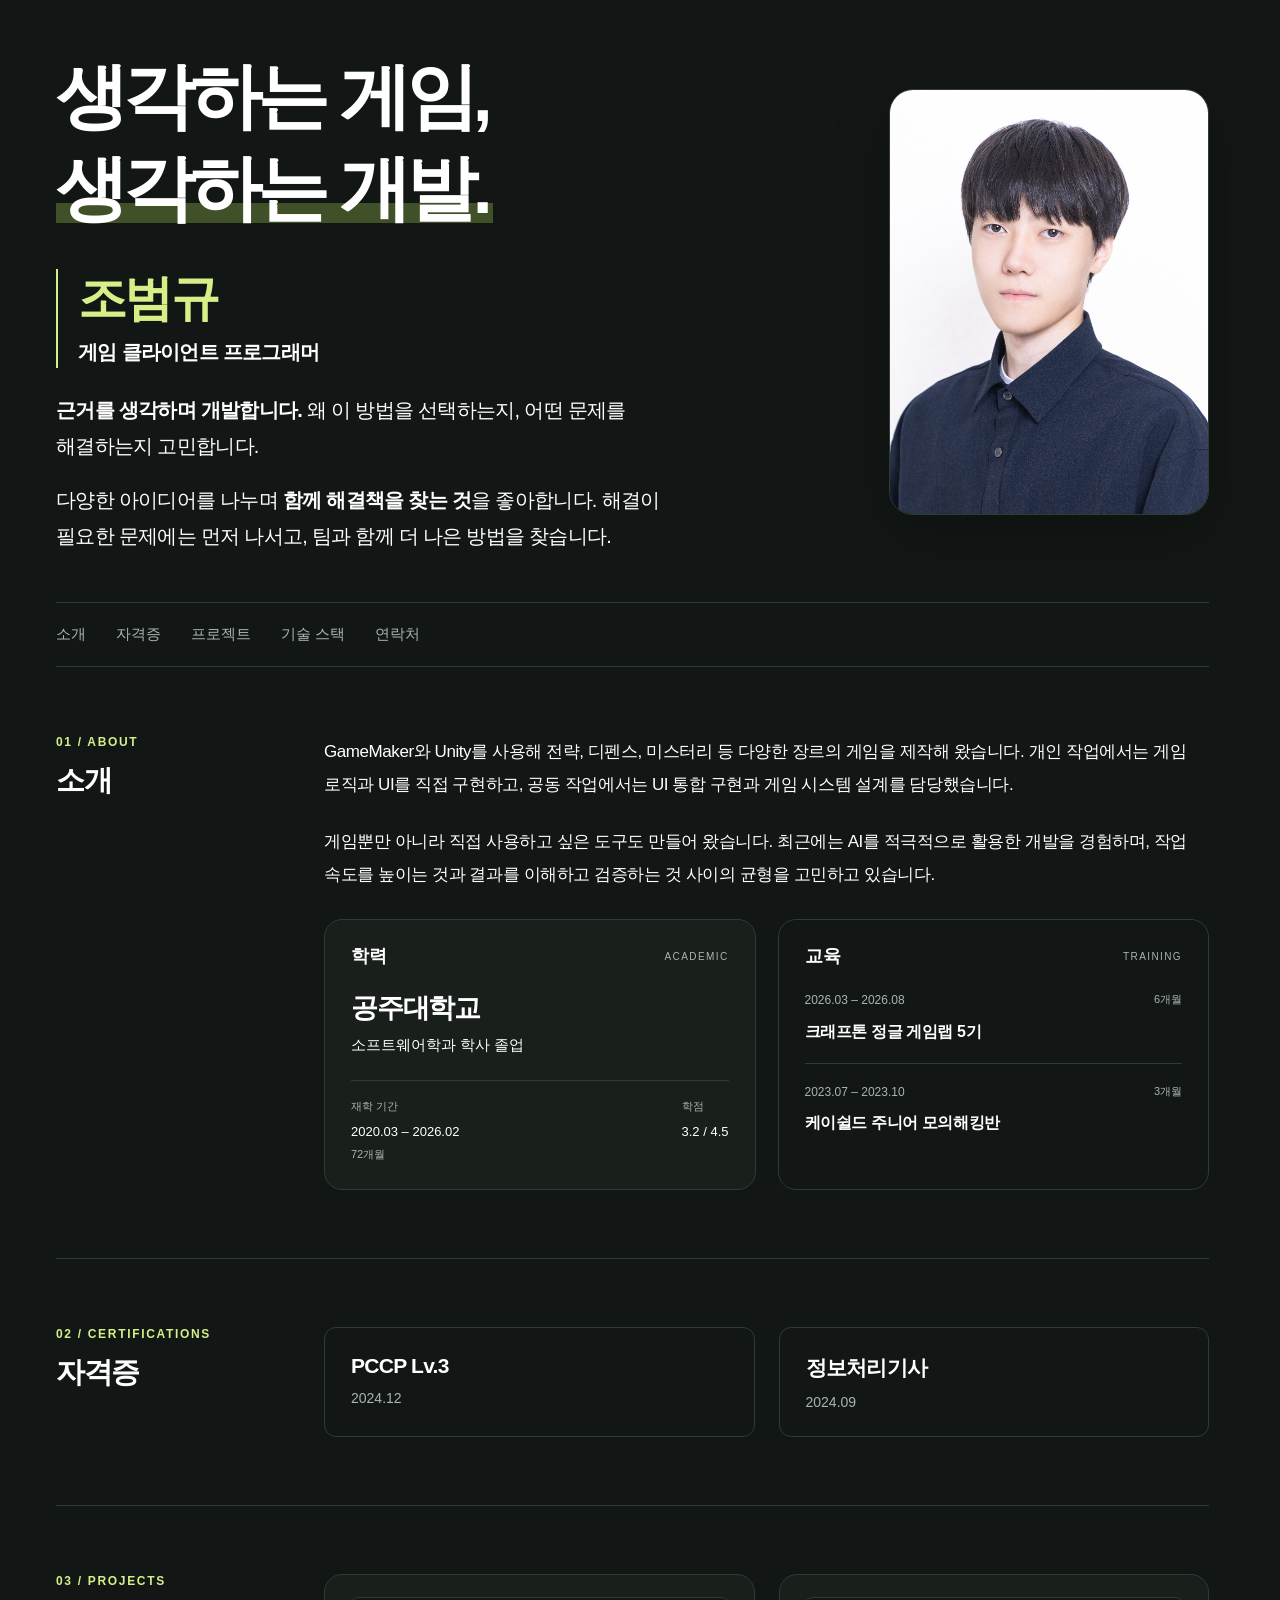
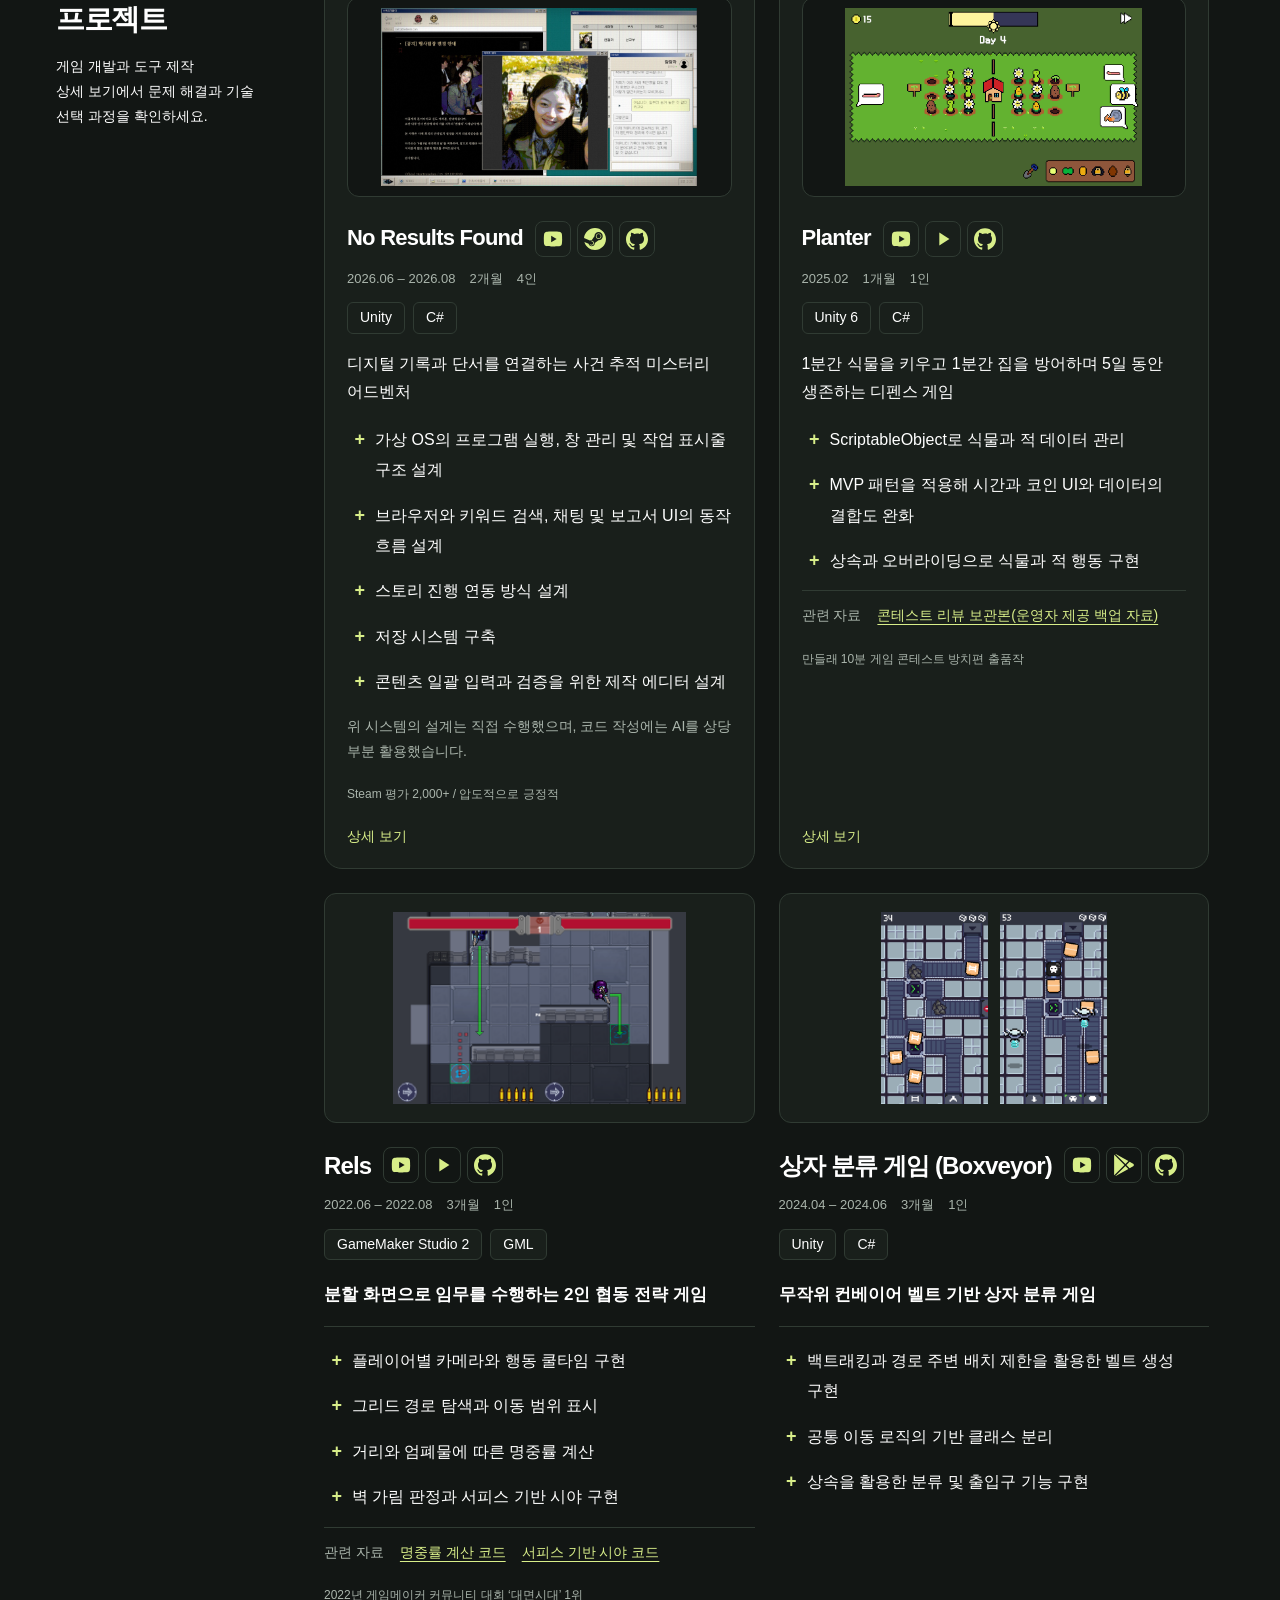
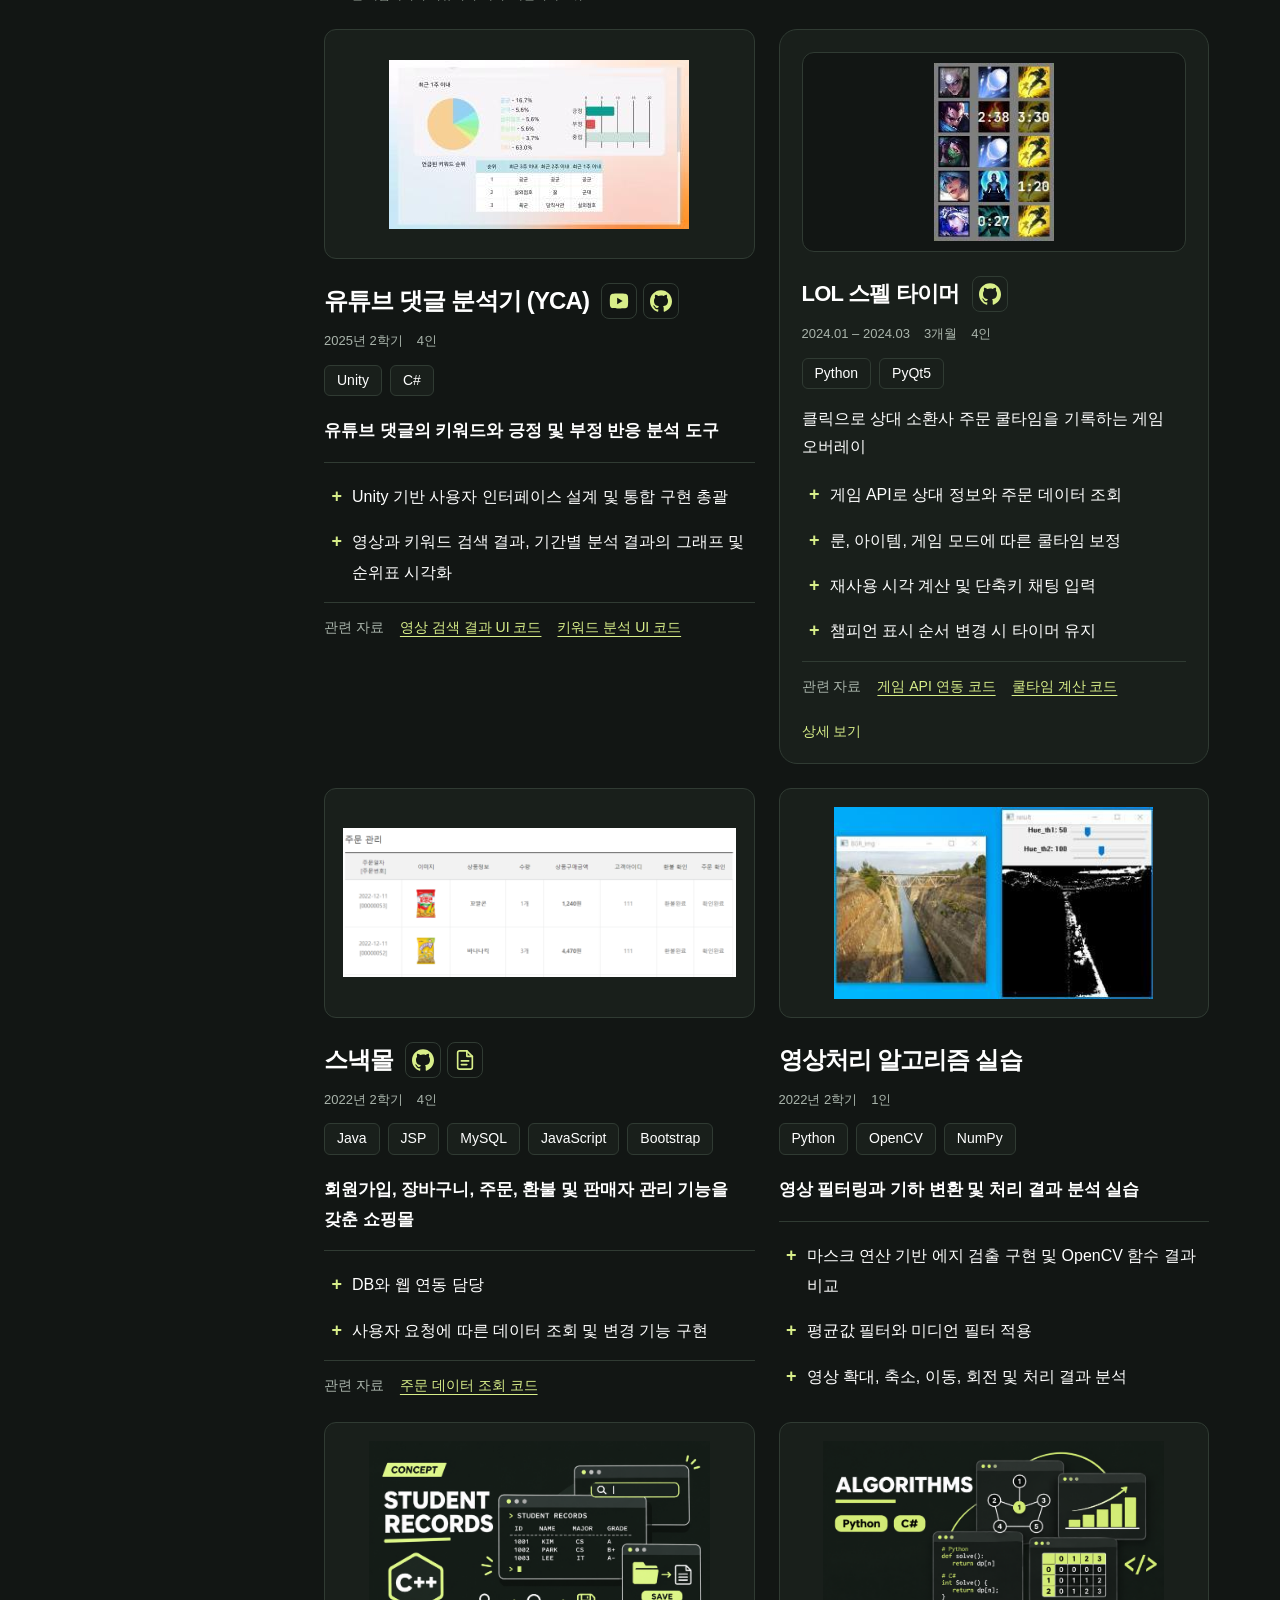
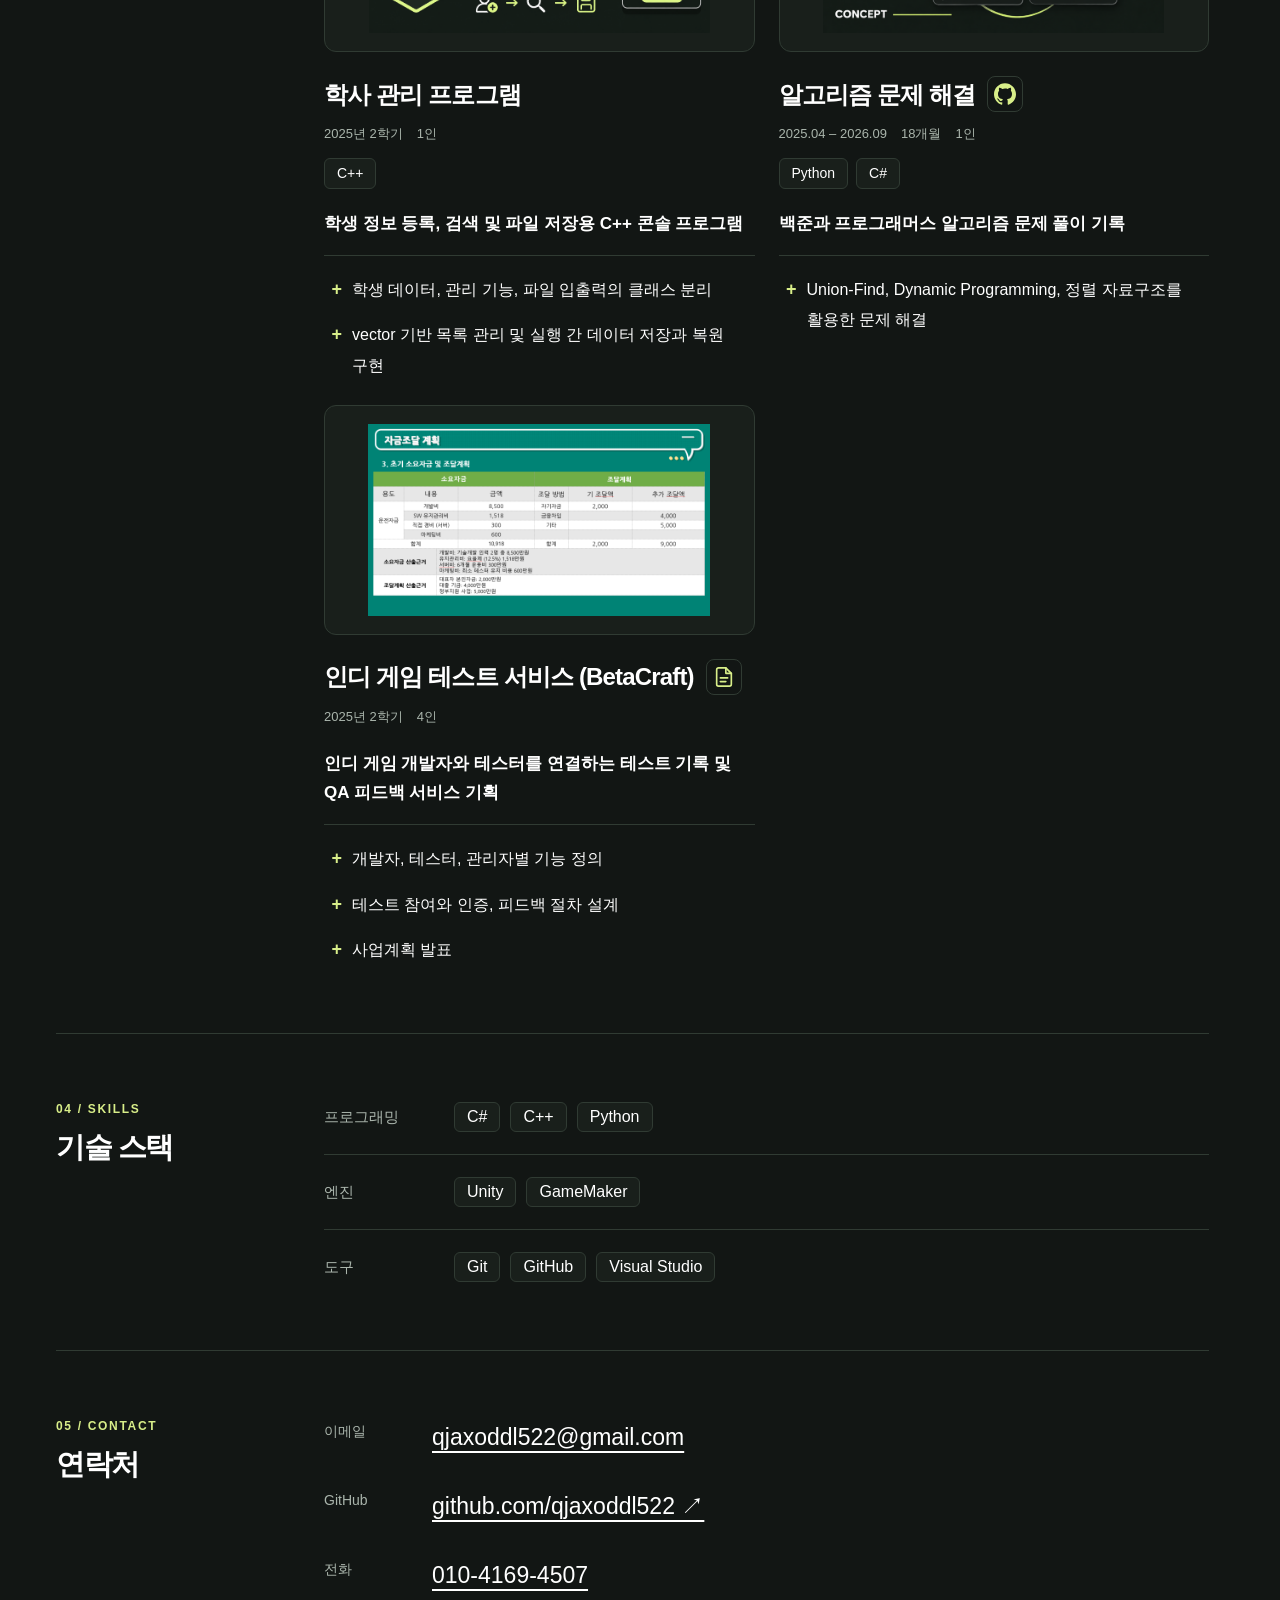
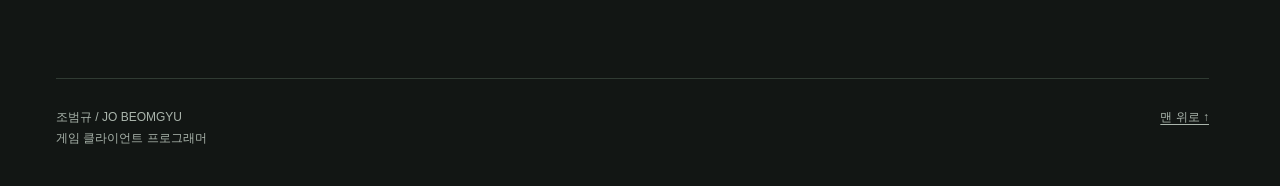
<file: index.html>
<!DOCTYPE html>
<html lang="ko">
<head>
  <meta charset="UTF-8">
  <meta name="viewport" content="width=device-width, initial-scale=1">
  <title>조범규 | 게임 클라이언트 프로그래머</title>
  <meta name="theme-color" content="#121614">
  <meta name="description" content="게임 클라이언트 프로그래머 조범규입니다. Unity와 C# 기반 UI 구현, 콘텐츠 제작 도구 개발 경험을 소개합니다.">
  <link rel="stylesheet" href="assets/styles.css?v=20261128-cover">
  <script src="assets/projects.js?v=20261128-cover" defer></script>
</head>
<body>
  <a class="skip-link" href="#about">이력서 본문으로 바로가기</a>
  <div class="page" id="top">
    <main>
      <section class="hero" aria-labelledby="headline">
        <div class="hero-copy">
          <h1 id="headline">
            <span class="headline-line">생각하는 게임,</span>
            <span class="headline-line"><span class="highlight">생각하는 개발.</span></span>
          </h1>
          <div class="identity">
            <h2 class="profile-name">조범규</h2>
            <p class="profile-role">게임 클라이언트 프로그래머</p>
          </div>
          <div class="hero-summary">
            <p>
              <strong>근거를 생각하며 개발합니다.</strong>
              왜 이 방법을 선택하는지, 어떤 문제를 해결하는지 고민합니다.
            </p>
            <p>
              다양한 아이디어를 나누며 <strong>함께 해결책을 찾는 것</strong>을 좋아합니다.
              해결이 필요한 문제에는 먼저 나서고, 팀과 함께 더 나은 방법을 찾습니다.
            </p>
          </div>

        </div>
        <figure class="portrait">
          <img src="assets/profile.jpg" alt="조범규 프로필 사진" width="2262" height="3016" fetchpriority="high" decoding="async">
        </figure>
      </section>

      <nav class="section-nav" aria-label="이력서 섹션">
        <a href="#about">소개</a>
        <a href="#certifications">자격증</a>
        <a href="#projects">프로젝트</a>
        <a href="#skills">기술 스택</a>
        <a href="#contact">연락처</a>
      </nav>

      <section class="resume-section" id="about" aria-labelledby="about-title">
        <header class="section-heading">
          <p class="section-number">01 / ABOUT</p>
          <h2 id="about-title">소개</h2>
        </header>
        <div class="about-layout">
          <div class="about-copy">
            <p>GameMaker와 Unity를 사용해 전략, 디펜스, 미스터리 등 다양한 장르의 게임을 제작해 왔습니다. 개인 작업에서는 게임 로직과 UI를 직접 구현하고, 공동 작업에서는 UI 통합 구현과 게임 시스템 설계를 담당했습니다.</p>
            <p>게임뿐만 아니라 직접 사용하고 싶은 도구도 만들어 왔습니다. 최근에는 AI를 적극적으로 활용한 개발을 경험하며, 작업 속도를 높이는 것과 결과를 이해하고 검증하는 것 사이의 균형을 고민하고 있습니다.</p>
          </div>
          <div class="about-background">
            <section class="background-card academic-card" id="education" aria-labelledby="education-title">
              <header class="background-heading">
                <h3 id="education-title">학력</h3>
                <span class="background-label">ACADEMIC</span>
              </header>
              <div class="background-entry">
                <h4>공주대학교</h4>
                <p>소프트웨어학과 학사 졸업</p>
              </div>
              <dl class="academic-facts">
                <div><dt>재학 기간</dt><dd>2020.03 – 2026.02<br><span>72개월</span></dd></div>
                <div><dt>학점</dt><dd>3.2 / 4.5</dd></div>
              </dl>
            </section>
            <section class="background-card training-card" id="training" aria-labelledby="training-title">
              <header class="background-heading">
                <h3 id="training-title">교육</h3>
                <span class="background-label">TRAINING</span>
              </header>
              <div class="background-entry">
                <p class="background-meta">2026.03 – 2026.08 <span>6개월</span></p>
                <h4>크래프톤 정글 게임랩 5기</h4>
              </div>
              <div class="background-entry">
                <p class="background-meta">2023.07 – 2023.10 <span>3개월</span></p>
                <h4>케이쉴드 주니어 모의해킹반</h4>
              </div>
            </section>
          </div>
        </div>
      </section>

      <section class="resume-section" id="certifications" aria-labelledby="certifications-title">
        <header class="section-heading">
          <p class="section-number">02 / CERTIFICATIONS</p>
          <h2 id="certifications-title">자격증</h2>
        </header>
        <div class="certificate-grid">
          <article class="certificate"><h3>PCCP Lv.3</h3><p>2024.12</p></article>
          <article class="certificate"><h3>정보처리기사</h3><p>2024.09</p></article>
        </div>
      </section>

      <section class="resume-section" id="projects" aria-labelledby="projects-title">
        <header class="section-heading">
          <p class="section-number">03 / PROJECTS</p>
          <h2 id="projects-title">프로젝트</h2>
          <p>게임 개발과 도구 제작<br>상세 보기에서 문제 해결과 기술 선택 과정을 확인하세요.</p>
        </header>
        <div class="project-content">
          <!-- 프로젝트 링크는 영상, 실행/스토어, GitHub 순서로 배치합니다. -->
          <div class="project-grid">
            <article class="project-card" aria-labelledby="nrf-title" data-detail="nrf-detail">
              <figure class="project-media">
                <img src="assets/projects/nrf.jpg" alt="No Results Found의 단서 조사와 인물 정보, 채팅이 표시된 인게임 화면" width="1920" height="1080" loading="lazy" decoding="async">
              </figure>
              <div class="project-heading">
                <h3 class="project-title" id="nrf-title">No Results Found</h3>
                <div class="project-links">
                  <a href="https://youtu.be/h0CLR94gdYg" target="_blank" rel="noopener noreferrer" aria-label="No Results Found 한국어 트레일러 YouTube 영상, 새 탭" class="project-icon-link" title="트레일러 보기"><img src="assets/youtube.svg" width="22" height="22" alt="" aria-hidden="true"></a>
                  <a href="https://store.steampowered.com/app/4911390/No_Results_Found/" target="_blank" rel="noopener noreferrer" aria-label="No Results Found Steam 페이지, 새 탭" class="project-icon-link" title="Steam 열기"><img src="assets/steam.svg" width="22" height="22" alt="" aria-hidden="true"></a>
                  <a href="https://github.com/qjaxoddl522/NoResultsFound_Scripts" target="_blank" rel="noopener noreferrer" aria-label="No Results Found GitHub 코드, 새 탭" class="project-icon-link" title="GitHub 열기"><img src="assets/github.svg" width="22" height="22" alt="" aria-hidden="true"></a>
                </div>
              </div>
              <p class="project-meta"><span>2026.06 – 2026.08</span><span>2개월</span><span>4인</span></p>
              <ul class="project-tech-stack" aria-label="기술 스택"><li class="skill-tag">Unity</li><li class="skill-tag">C#</li></ul>
              <p class="project-description">디지털 기록과 단서를 연결하는 사건 추적 미스터리 어드벤처</p>
              <div class="project-details">
                <ul class="project-points">
                  <li>가상 OS의 프로그램 실행, 창 관리 및 작업 표시줄 구조 설계</li>
                  <li>브라우저와 키워드 검색, 채팅 및 보고서 UI의 동작 흐름 설계</li>
                  <li>스토리 진행 연동 방식 설계</li>
                  <li>저장 시스템 구축</li>
                  <li>콘텐츠 일괄 입력과 검증을 위한 제작 에디터 설계</li>
                </ul>
                <p class="project-development-note">위 시스템의 설계는 직접 수행했으며, 코드 작성에는 AI를 상당 부분 활용했습니다.</p>
                <p class="source-note">Steam 평가 2,000+ / 압도적으로 긍정적</p>
              </div>
            </article>
            <article class="project-card" aria-labelledby="planter-title" data-detail="planter-detail">
              <figure class="project-media">
                <img src="assets/projects/planter.png" alt="Planter에서 집 양옆에 식물을 배치하고 다가올 적을 확인하는 플레이 화면" width="955" height="573" loading="lazy" decoding="async">
              </figure>
              <div class="project-heading">
                <h3 class="project-title" id="planter-title">Planter</h3>
                <div class="project-links">
                  <a href="https://youtu.be/1ituix8SpAM" target="_blank" rel="noopener noreferrer" aria-label="Planter YouTube 영상, 새 탭" class="project-icon-link" title="영상 보기"><img src="assets/youtube.svg" width="22" height="22" alt="" aria-hidden="true"></a>
                  <a href="https://play.unity.com/en/games/d8fce57b-6a15-4826-83d4-7bec50e9a9ac/planter" target="_blank" rel="noopener noreferrer" aria-label="Planter Unity Play 게임 플레이, 새 탭" class="project-icon-link" title="Unity Play에서 플레이"><svg width="22" height="22" viewBox="0 0 24 24" fill="currentColor" aria-hidden="true" focusable="false"><path d="M8 5v14l11-7z"/></svg></a>
                  <a href="https://github.com/qjaxoddl522/Planter" target="_blank" rel="noopener noreferrer" aria-label="Planter GitHub 코드, 새 탭" class="project-icon-link" title="GitHub 열기"><img src="assets/github.svg" width="22" height="22" alt="" aria-hidden="true"></a>
                </div>
              </div>
              <p class="project-meta"><span>2025.02</span><span>1개월</span><span>1인</span></p>
              <ul class="project-tech-stack" aria-label="기술 스택"><li class="skill-tag">Unity 6</li><li class="skill-tag">C#</li></ul>
              <p class="project-description">1분간 식물을 키우고 1분간 집을 방어하며 5일 동안 생존하는 디펜스 게임</p>
              <div class="project-details">
                <ul class="project-points">
                  <li>ScriptableObject로 식물과 적 데이터 관리</li>
                  <li>MVP 패턴을 적용해 시간과 코인 UI와 데이터의 결합도 완화</li>
                  <li>상속과 오버라이딩으로 식물과 적 행동 구현</li>
                </ul>
                <p class="project-evidence">
                  <span>관련 자료</span>
                  <a href="reviews/planter/index.html">콘테스트 리뷰 보관본(운영자 제공 백업 자료)</a>
                </p>
                <p class="source-note">만들래 10분 게임 콘테스트 방치편 출품작</p>
              </div>
            </article>
            <article class="project-entry" aria-labelledby="rels-title">
              <figure class="project-media">
                <img src="assets/projects/rels.png" alt="Rels의 2인 분할 화면과 이동 경로, 시야가 표시된 전투 화면" width="600" height="393" loading="lazy" decoding="async">
              </figure>
              <div class="project-heading">
                <h3 class="project-title" id="rels-title">Rels</h3>
                <div class="project-links">
                  <a href="https://youtu.be/Jt1yn0KRsf8" target="_blank" rel="noopener noreferrer" aria-label="Rels YouTube 영상, 새 탭" class="project-icon-link" title="영상 보기"><img src="assets/youtube.svg" width="22" height="22" alt="" aria-hidden="true"></a>
                  <a href="https://drive.google.com/file/d/1Q8XdZLlXssp0pPremuK8HvOBvSSzwk7M/view" target="_blank" rel="noopener noreferrer" aria-label="Rels Windows 플레이 파일 Google Drive 다운로드, 새 탭" class="project-icon-link" title="플레이 (Windows 다운로드)"><svg width="22" height="22" viewBox="0 0 24 24" fill="currentColor" aria-hidden="true" focusable="false"><path d="M8 5v14l11-7z"/></svg></a>
                  <a href="https://github.com/qjaxoddl522/Rels" target="_blank" rel="noopener noreferrer" aria-label="Rels GitHub 코드, 새 탭" class="project-icon-link" title="GitHub 열기"><img src="assets/github.svg" width="22" height="22" alt="" aria-hidden="true"></a>
                </div>
              </div>
              <p class="project-meta"><span>2022.06 – 2022.08</span><span>3개월</span><span>1인</span></p>
              <ul class="project-tech-stack" aria-label="기술 스택"><li class="skill-tag">GameMaker Studio 2</li><li class="skill-tag">GML</li></ul>
              <p class="project-description">분할 화면으로 임무를 수행하는 2인 협동 전략 게임</p>
              <div class="project-details">
                <ul class="project-points">
                  <li>플레이어별 카메라와 행동 쿨타임 구현</li>
                  <li>그리드 경로 탐색과 이동 범위 표시</li>
                  <li>거리와 엄폐물에 따른 명중률 계산</li>
                  <li>벽 가림 판정과 서피스 기반 시야 구현</li>
                </ul>
                <p class="project-evidence">
                  <span>관련 자료</span>
                  <a href="https://github.com/qjaxoddl522/Rels/blob/main/scripts/scr_hitrate/scr_hitrate.gml" target="_blank" rel="noopener noreferrer">명중률 계산 코드</a>
                  <a href="https://github.com/qjaxoddl522/Rels/blob/main/objects/obj_camera/Draw_0.gml" target="_blank" rel="noopener noreferrer">서피스 기반 시야 코드</a>
                </p>
                <p class="source-note">2022년 게임메이커 커뮤니티 대회 ‘대면시대’ 1위</p>
              </div>
            </article>
            <article class="project-entry" aria-labelledby="boxveyor-title">
              <figure class="project-media paired">
                <img src="assets/projects/boxveyor-1.png" alt="상자 분류 게임 (Boxveyor)의 컨베이어 벨트 생성 화면" width="169" height="302" loading="lazy" decoding="async">
                <img src="assets/projects/boxveyor-2.png" alt="상자 분류 게임 (Boxveyor)의 플레이 화면" width="167" height="302" loading="lazy" decoding="async">
              </figure>
              <div class="project-heading">
                <h3 class="project-title" id="boxveyor-title">상자 분류 게임 (Boxveyor)</h3>
                <div class="project-links">
                  <a href="https://youtube.com/shorts/Xhb9bkItgdk" target="_blank" rel="noopener noreferrer" aria-label="상자 분류 게임 (Boxveyor) YouTube 영상, 새 탭" class="project-icon-link" title="영상 보기"><img src="assets/youtube.svg" width="22" height="22" alt="" aria-hidden="true"></a>
                  <a href="https://play.google.com/store/apps/details?id=com.happyslime.Boxveyor" target="_blank" rel="noopener noreferrer" aria-label="상자 분류 게임 (Boxveyor) Google Play 페이지, 새 탭" class="project-icon-link" title="Google Play 열기"><img src="assets/google-play.svg" width="22" height="22" alt="" aria-hidden="true"></a>
                  <a href="https://github.com/qjaxoddl522/Boxveyor" target="_blank" rel="noopener noreferrer" aria-label="상자 분류 게임 (Boxveyor) GitHub 코드, 새 탭" class="project-icon-link" title="GitHub 열기"><img src="assets/github.svg" width="22" height="22" alt="" aria-hidden="true"></a>
                </div>
              </div>
              <p class="project-meta"><span>2024.04 – 2024.06</span><span>3개월</span><span>1인</span></p>
              <ul class="project-tech-stack" aria-label="기술 스택"><li class="skill-tag">Unity</li><li class="skill-tag">C#</li></ul>
              <p class="project-description">무작위 컨베이어 벨트 기반 상자 분류 게임</p>
              <div class="project-details">
                <ul class="project-points">
                  <li>백트래킹과 경로 주변 배치 제한을 활용한 벨트 생성 구현</li>
                  <li>공통 이동 로직의 기반 클래스 분리</li>
                  <li>상속을 활용한 분류 및 출입구 기능 구현</li>
                </ul>
              </div>
            </article>
            <article class="project-entry" aria-labelledby="yca-title">
              <figure class="project-media">
                <img src="assets/projects/yca.jpg" alt="유튜브 댓글 분석기 (YCA)의 분석 그래프와 순위표 화면" width="300" height="169" loading="lazy" decoding="async">
              </figure>
              <div class="project-heading">
                <h3 class="project-title" id="yca-title">유튜브 댓글 분석기 (YCA)</h3>
                <div class="project-links">
                  <a href="https://youtu.be/Q5sHMpIH5vY" target="_blank" rel="noopener noreferrer" aria-label="유튜브 댓글 분석기 (YCA) YouTube 영상, 새 탭" class="project-icon-link" title="영상 보기"><img src="assets/youtube.svg" width="22" height="22" alt="" aria-hidden="true"></a>
                  <a href="https://github.com/qjaxoddl522/YCA" target="_blank" rel="noopener noreferrer" aria-label="유튜브 댓글 분석기 (YCA) GitHub 코드, 새 탭" class="project-icon-link" title="GitHub 열기"><img src="assets/github.svg" width="22" height="22" alt="" aria-hidden="true"></a>
                </div>
              </div>
              <p class="project-meta"><span>2025년 2학기</span><span>4인</span></p>
              <ul class="project-tech-stack" aria-label="기술 스택"><li class="skill-tag">Unity</li><li class="skill-tag">C#</li></ul>
              <p class="project-description">유튜브 댓글의 키워드와 긍정 및 부정 반응 분석 도구</p>
              <div class="project-details">
                <ul class="project-points">
                  <li>Unity 기반 사용자 인터페이스 설계 및 통합 구현 총괄</li>
                  <li>영상과 키워드 검색 결과, 기간별 분석 결과의 그래프 및 순위표 시각화</li>
                </ul>
                <p class="project-evidence">
                  <span>관련 자료</span>
                  <a href="https://github.com/qjaxoddl522/YCA/tree/main/Assets/Scripts/Result%20-%20Link" target="_blank" rel="noopener noreferrer">영상 검색 결과 UI 코드</a>
                  <a href="https://github.com/qjaxoddl522/YCA/tree/main/Assets/Scripts/Result%20-%20Keyword" target="_blank" rel="noopener noreferrer">키워드 분석 UI 코드</a>
                </p>
              </div>
            </article>
            <article class="project-card" aria-labelledby="spell-timer-title" data-detail="spell-timer-detail">
              <figure class="project-media">
                <img src="assets/projects/spell-timer.jpg" alt="챔피언별 소환사 주문과 남은 시간을 보여주는 오버레이" width="135" height="200" loading="lazy" decoding="async">
              </figure>
              <div class="project-heading">
                <h3 class="project-title" id="spell-timer-title">LOL 스펠 타이머</h3>
                <div class="project-links">
                  <a href="https://github.com/qjaxoddl522/LOL-SpellTimer" target="_blank" rel="noopener noreferrer" aria-label="LOL 스펠 타이머 GitHub 코드, 새 탭" class="project-icon-link" title="GitHub 열기"><img src="assets/github.svg" width="22" height="22" alt="" aria-hidden="true"></a>
                </div>
              </div>
              <p class="project-meta"><span>2024.01 – 2024.03</span><span>3개월</span><span>4인</span></p>
              <ul class="project-tech-stack" aria-label="기술 스택"><li class="skill-tag">Python</li><li class="skill-tag">PyQt5</li></ul>
              <p class="project-description">클릭으로 상대 소환사 주문 쿨타임을 기록하는 게임 오버레이</p>
              <div class="project-details">
                <ul class="project-points">
                  <li>게임 API로 상대 정보와 주문 데이터 조회</li>
                  <li>룬, 아이템, 게임 모드에 따른 쿨타임 보정</li>
                  <li>재사용 시각 계산 및 단축키 채팅 입력</li>
                  <li>챔피언 표시 순서 변경 시 타이머 유지</li>
                </ul>
                <p class="project-evidence">
                  <span>관련 자료</span>
                  <a href="https://github.com/qjaxoddl522/LOL-SpellTimer/blob/main/LOL_SpellTimer.py#L63" target="_blank" rel="noopener noreferrer">게임 API 연동 코드</a>
                  <a href="https://github.com/qjaxoddl522/LOL-SpellTimer/blob/main/LOL_SpellTimer.py#L291" target="_blank" rel="noopener noreferrer">쿨타임 계산 코드</a>
                </p>
              </div>
            </article>
            <article class="project-entry" aria-labelledby="snackmall-title">
              <figure class="project-media">
                <img src="assets/projects/snackmall.png" alt="스낵몰의 주문 관리 화면" width="424" height="161" loading="lazy" decoding="async">
              </figure>
              <div class="project-heading">
                <h3 class="project-title" id="snackmall-title">스낵몰</h3>
                <div class="project-links">
                  <a href="https://github.com/qjaxoddl522/Snackmall" target="_blank" rel="noopener noreferrer" aria-label="스낵몰 GitHub 코드, 새 탭" class="project-icon-link" title="GitHub 열기"><img src="assets/github.svg" width="22" height="22" alt="" aria-hidden="true"></a>
                  <a href="assets/docs/snackmall.pdf" target="_blank" rel="noopener noreferrer" aria-label="스낵몰 발표자료 PDF, 새 탭" class="project-icon-link" title="발표자료 보기 (PDF)"><svg width="22" height="22" viewBox="0 0 24 24" fill="none" stroke="currentColor" stroke-width="1.8" stroke-linecap="round" stroke-linejoin="round" aria-hidden="true" focusable="false"><path d="M14 2H6a2 2 0 0 0-2 2v16a2 2 0 0 0 2 2h12a2 2 0 0 0 2-2V8z"/><path d="M14 2v6h6M8 13h8M8 17h6"/></svg></a>
                </div>
              </div>
              <p class="project-meta"><span>2022년 2학기</span><span>4인</span></p>
              <ul class="project-tech-stack" aria-label="기술 스택"><li class="skill-tag">Java</li><li class="skill-tag">JSP</li><li class="skill-tag">MySQL</li><li class="skill-tag">JavaScript</li><li class="skill-tag">Bootstrap</li></ul>
              <p class="project-description">회원가입, 장바구니, 주문, 환불 및 판매자 관리 기능을 갖춘 쇼핑몰</p>
              <div class="project-details">
                <ul class="project-points"><li>DB와 웹 연동 담당</li><li>사용자 요청에 따른 데이터 조회 및 변경 기능 구현</li></ul>
                <p class="project-evidence">
                  <span>관련 자료</span>
                  <a href="https://github.com/qjaxoddl522/Snackmall/blob/main/order.jsp#L49" target="_blank" rel="noopener noreferrer">주문 데이터 조회 코드</a>
                </p>
              </div>
            </article>
            <article class="project-entry" aria-labelledby="image-processing-title">
              <figure class="project-media">
                <img src="assets/projects/image-processing.jpg" alt="원본 이미지와 에지 검출 결과 비교 화면" width="332" height="200" loading="lazy" decoding="async">
              </figure>
              <div class="project-heading">
                <h3 class="project-title" id="image-processing-title">영상처리 알고리즘 실습</h3>
              </div>
              <p class="project-meta"><span>2022년 2학기</span><span>1인</span></p>
              <ul class="project-tech-stack" aria-label="기술 스택"><li class="skill-tag">Python</li><li class="skill-tag">OpenCV</li><li class="skill-tag">NumPy</li></ul>
              <p class="project-description">영상 필터링과 기하 변환 및 처리 결과 분석 실습</p>
              <div class="project-details">
                <ul class="project-points">
                  <li>마스크 연산 기반 에지 검출 구현 및 OpenCV 함수 결과 비교</li>
                  <li>평균값 필터와 미디언 필터 적용</li>
                  <li>영상 확대, 축소, 이동, 회전 및 처리 결과 분석</li>
                </ul>
              </div>
            </article>
            <article class="project-entry" aria-labelledby="academic-manager-title">
              <figure class="project-media">
                <img src="assets/projects/academic-manager-concept.png" alt="학생 정보 등록, 검색, 파일 저장 기능을 표현한 학사 관리 프로그램 개념 이미지" width="1672" height="941" loading="lazy" decoding="async">
              </figure>
              <div class="project-heading">
                <h3 class="project-title" id="academic-manager-title">학사 관리 프로그램</h3>
              </div>
              <p class="project-meta"><span>2025년 2학기</span><span>1인</span></p>
              <ul class="project-tech-stack" aria-label="기술 스택"><li class="skill-tag">C++</li></ul>
              <p class="project-description">학생 정보 등록, 검색 및 파일 저장용 C++ 콘솔 프로그램</p>
              <div class="project-details">
                <ul class="project-points"><li>학생 데이터, 관리 기능, 파일 입출력의 클래스 분리</li><li>vector 기반 목록 관리 및 실행 간 데이터 저장과 복원 구현</li></ul>
              </div>
            </article>
            <article class="project-entry" aria-labelledby="algorithms-title">
              <figure class="project-media">
                <img src="assets/projects/algorithms-concept.png" alt="그래프, 정렬, 동적 계획법을 표현한 알고리즘 문제 해결 개념 이미지" width="1672" height="941" loading="lazy" decoding="async">
              </figure>
              <div class="project-heading">
                <h3 class="project-title" id="algorithms-title">알고리즘 문제 해결</h3>
                <div class="project-links">
                  <a href="https://github.com/qjaxoddl522/PS" target="_blank" rel="noopener noreferrer" aria-label="알고리즘 문제 풀이 GitHub 기록, 새 탭" class="project-icon-link" title="GitHub 열기"><img src="assets/github.svg" width="22" height="22" alt="" aria-hidden="true"></a>
                </div>
              </div>
              <p class="project-meta"><span>2025.04 – 2026.09</span><span>18개월</span><span>1인</span></p>
              <ul class="project-tech-stack" aria-label="기술 스택"><li class="skill-tag">Python</li><li class="skill-tag">C#</li></ul>
              <p class="project-description">백준과 프로그래머스 알고리즘 문제 풀이 기록</p>
              <div class="project-details">
                <ul class="project-points"><li>Union-Find, Dynamic Programming, 정렬 자료구조를 활용한 문제 해결</li></ul>
              </div>
            </article>
            <article class="project-entry" aria-labelledby="betacraft-title">
              <figure class="project-media">
                <img src="assets/projects/betacraft.png" alt="인디 게임 테스트 서비스 (BetaCraft) 사업계획 발표의 자금조달 계획 슬라이드" width="402" height="226" loading="lazy" decoding="async">
              </figure>
              <div class="project-heading">
                <h3 class="project-title" id="betacraft-title">인디 게임 테스트 서비스 (BetaCraft)</h3>
                <div class="project-links">
                  <a href="assets/docs/betacraft.pdf" target="_blank" rel="noopener noreferrer" aria-label="BetaCraft 발표자료 PDF, 새 탭" class="project-icon-link" title="발표자료 보기 (PDF)"><svg width="22" height="22" viewBox="0 0 24 24" fill="none" stroke="currentColor" stroke-width="1.8" stroke-linecap="round" stroke-linejoin="round" aria-hidden="true" focusable="false"><path d="M14 2H6a2 2 0 0 0-2 2v16a2 2 0 0 0 2 2h12a2 2 0 0 0 2-2V8z"/><path d="M14 2v6h6M8 13h8M8 17h6"/></svg></a>
                </div>
              </div>
              <p class="project-meta"><span>2025년 2학기</span><span>4인</span></p>
              <p class="project-description">인디 게임 개발자와 테스터를 연결하는 테스트 기록 및 QA 피드백 서비스 기획</p>
              <div class="project-details">
                <ul class="project-points"><li>개발자, 테스터, 관리자별 기능 정의</li><li>테스트 참여와 인증, 피드백 절차 설계</li><li>사업계획 발표</li></ul>
              </div>
            </article>
          </div>
        </div>
      </section>

      <section class="resume-section" id="skills" aria-labelledby="skills-title">
        <header class="section-heading">
          <p class="section-number">04 / SKILLS</p>
          <h2 id="skills-title">기술 스택</h2>
        </header>
        <dl class="skill-list">
          <div class="skill-row">
            <dt>프로그래밍</dt>
            <dd><span class="skill-tag">C#</span><span class="skill-tag">C++</span><span class="skill-tag">Python</span></dd>
          </div>
          <div class="skill-row">
            <dt>엔진</dt>
            <dd><span class="skill-tag">Unity</span><span class="skill-tag">GameMaker</span></dd>
          </div>
          <div class="skill-row">
            <dt>도구</dt>
            <dd><span class="skill-tag">Git</span><span class="skill-tag">GitHub</span><span class="skill-tag">Visual Studio</span></dd>
          </div>
        </dl>
      </section>
      <section class="resume-section" id="contact" aria-labelledby="contact-title">
        <header class="section-heading">
          <p class="section-number">05 / CONTACT</p>
          <h2 id="contact-title">연락처</h2>
        </header>
        <dl class="contact-list">
          <div class="contact-row"><dt>이메일</dt><dd><a href="mailto:qjaxoddl522@gmail.com">qjaxoddl522@gmail.com</a></dd></div>
          <div class="contact-row"><dt>GitHub</dt><dd><a href="https://github.com/qjaxoddl522" target="_blank" rel="noopener noreferrer" aria-label="조범규 GitHub 프로필, 새 탭">github.com/qjaxoddl522 ↗</a></dd></div>
          <div class="contact-row"><dt>전화</dt><dd><a href="tel:+821041694507">010-4169-4507</a></dd></div>
        </dl>
      </section>
    </main>
    <footer class="site-footer"><p>조범규 / JO BEOMGYU<br>게임 클라이언트 프로그래머</p><a href="#top">맨 위로 ↑</a></footer>
  </div>
  <!-- NRF 상세 내용은 카드의 기존 소개와 분리해 관리합니다. -->
  <template id="nrf-detail">
    <figure class="project-detail-figure gameplay project-detail-cover">
      <a href="assets/projects/nrf-details/gameplay.webp" target="_blank" rel="noopener noreferrer" aria-label="게임 내 데스크톱과 주요 프로그램 크게 보기, 새 탭">
        <img src="assets/projects/nrf-details/gameplay.webp" alt="가상 데스크톱에서 브라우저, 채팅과 파일 탐색기를 함께 실행한 No Results Found 게임 화면" width="1920" height="1080" loading="lazy" decoding="async">
      </a>
    </figure>
    <section class="project-case">
      <h3>시스템 구조</h3>
      <figure class="project-detail-figure">
        <a href="assets/projects/nrf-details/system-architecture.png" target="_blank" rel="noopener noreferrer" aria-label="프로그램 실행, 스토리 이벤트와 저장 데이터의 연결 구조 크게 보기, 새 탭">
          <img src="assets/projects/nrf-details/system-architecture.png" alt="프로그램 정의 데이터와 창 관리, 스토리 규칙과 이벤트 버스, 게임 진행 상태 및 저장 데이터의 연결을 나타낸 시스템 구조도" width="1800" height="928" loading="lazy" decoding="async">
        </a>
        <figcaption>프로그램 실행, 스토리 이벤트와 저장 데이터의 연결 구조</figcaption>
      </figure>
    </section>
    <section class="project-case">
      <h3>검색과 텍스트 드래그 성능 개선</h3>
      <dl>
        <div><dt>문제</dt><dd>검색 결과가 많으면 화면이 멈추고, 결과 표시 후에도 텍스트 드래그가 지연됐습니다.</dd></div>
        <div><dt>해결</dt><dd>UI 생성과 데이터 바인딩을 프레임별로 분산하고 레이아웃 갱신을 통합했습니다. 이후 TMP 메시 재사용, 공간 인덱스 기반 텍스트 탐색, UI 처리 범위 제한을 적용했습니다.</dd></div>
        <div><dt>선택 이유</dt><dd>Unity Profiler로 작업 집중과 반복 계산을 확인했습니다. 드래그 로직 개선 후에도 Cull 비용이 남아, 처리하는 UI 자체를 줄이는 방향으로 확장했습니다.</dd></div>
        <div><dt>결과</dt><dd>검색 시 최대 프레임 시간 <strong>약 5,542ms → 122ms</strong>. 후속 드래그 개선에서는 평균 프레임 시간 <strong>97.9% 감소</strong>, 동일 입력의 선택 문자열과 최종 스크롤 위치 일치를 확인했습니다.</dd></div>
      </dl>
      <figure class="project-detail-figure">
        <a href="assets/projects/nrf-details/search-performance.png" target="_blank" rel="noopener noreferrer" aria-label="검색 결과 UI의 개선 전후 측정 크게 보기, 새 탭">
          <img src="assets/projects/nrf-details/search-performance.png" alt="검색 UI 개선 전후 최대 프레임 시간 5,542.27ms와 122.48ms, 객체 생성 횟수 각 253회 및 누적 처리 시간 비교" width="1630" height="750" loading="lazy" decoding="async">
        </a>
      </figure>
      <figure class="project-detail-figure">
        <a href="assets/projects/nrf-details/drag-performance.png" target="_blank" rel="noopener noreferrer" aria-label="텍스트 드래그와 UI 처리 범위의 단계별 개선 크게 보기, 새 탭">
          <img src="assets/projects/nrf-details/drag-performance.png" alt="개선 전, 드래그 최적화 후, UI 표시와 레이아웃 최적화 후의 최대 및 평균 프레임 시간과 Cull 비용 비교" width="1610" height="372" loading="lazy" decoding="async">
        </a>
      </figure>
    </section>
    <section class="project-case">
      <h3>기획자를 위한 콘텐츠 제작 에디터</h3>
      <dl>
        <div><dt>문제</dt><dd>다국어 지원으로 보고서 데이터가 복잡해져, 기획자가 중첩된 항목을 오가며 본문과 빈칸별 정답을 반복 입력해야 했습니다.</dd></div>
        <div><dt>해결</dt><dd>본문과 정답을 일괄 붙여 넣고, 세부 내용은 개별 화면에서 수정하는 Unity 커스텀 에디터를 만들었습니다.</dd></div>
        <div><dt>선택 이유</dt><dd>스프레드시트의 다국어 비교 편의성보다 기존 ScriptableObject와 게임 설정의 연결 유지를 우선했습니다. 팀원들이 Unity에 익숙해 학습 부담도 적었습니다. 대신 빈칸 표기와 정답 순서 규칙을 함께 안내했습니다.</dd></div>
        <div><dt>결과</dt><dd>새 보고서 반영 시간 <strong>6분 → 1분 50초</strong>, 약 <strong>69.4% 단축</strong>.</dd></div>
      </dl>
      <figure class="project-detail-figure">
        <a href="assets/projects/nrf-details/editor-efficiency.png" target="_blank" rel="noopener noreferrer" aria-label="콘텐츠 제작 에디터 도입 전후 보고서 반영 시간 크게 보기, 새 탭">
          <img src="assets/projects/nrf-details/editor-efficiency.png" alt="콘텐츠 에디터 도입 전 보고서 반영 시간 6분과 도입 후 1분 50초 비교, 69.4% 단축" width="1620" height="362" loading="lazy" decoding="async">
        </a>
      </figure>
    </section>
    <section class="project-case">
      <h3>로그를 활용한 정답 판정 개선</h3>
      <dl>
        <div><dt>문제</dt><dd>특정 문항을 풀기 어렵다는 피드백이 반복됐고, 의도한 대상을 맞혀도 답안 표현 차이로 오답 처리되고 있었습니다.</dd></div>
        <div><dt>해결</dt><dd>Unity Analytics 데이터를 SQL로 조회해 플레이어별 최초 답안을 분석하고, 빈도가 높았던 ‘내해망’을 허용 답안에 추가했습니다.</dd></div>
        <div><dt>선택 이유</dt><dd>반복 제출의 영향을 줄이기 위해 최초 답안을 기준으로 삼았습니다. 출시 후 빠른 대응과 기존 문맥 유지를 위해 질문 수정 대신 허용 답안을 확장했습니다.</dd></div>
        <div><dt>결과</dt><dd>첫 유효 답안 정답률 <strong>30.5% → 81.4%</strong>. 과도한 로그 전송으로 비용도 발생해, 수집 항목과 전송 빈도 설계의 중요성을 배웠습니다.</dd></div>
      </dl>
      <figure class="project-detail-figure">
        <a href="assets/projects/nrf-details/answer-distribution.png" target="_blank" rel="noopener noreferrer" aria-label="개선 전 주요 한글 답안과 판정 결과 크게 보기, 새 탭">
          <img src="assets/projects/nrf-details/answer-distribution.png" alt="개선 전 한글 답안 분포: 내해망 49.97%인 1,466명 오답, 내해망 교신기록 30.33%인 890명 정답, 커뮤니티 10.29%인 302명 오답" width="1610" height="400" loading="lazy" decoding="async">
        </a>
      </figure>
      <figure class="project-detail-figure">
        <a href="assets/projects/nrf-details/answer-accuracy.png" target="_blank" rel="noopener noreferrer" aria-label="허용 답안 추가 전후 정답률 변화 크게 보기, 새 탭">
          <img src="assets/projects/nrf-details/answer-accuracy.png" alt="내해망 문항 정답률이 버전 1.0.1의 30.5%에서 1.0.2의 81.4%로 상승, 개선 전 3,045명과 개선 후 4,793명 비교" width="1620" height="352" loading="lazy" decoding="async">
        </a>
      </figure>
    </section>
  </template>
  <template id="planter-detail">
    <section class="project-case">
      <h3>다음 적을 보고 준비할 수 있도록 웨이브 구성 변경</h3>
      <dl>
        <div><dt>문제</dt><dd>초기에는 실행 시 적 데이터를 주입하는 방식으로 구성했습니다. 하지만 플레이 테스트에서, 밤에 식물 배치와 회복을 할 수 없는 만큼 낮에 다음 적을 보고 준비할 정보가 필요하다고 판단했습니다.</dd></div>
        <div><dt>해결</dt><dd>날짜별 웨이브 후보를 미리 정의하고 낮에 다음 웨이브를 선택하도록 변경했습니다. 선택한 데이터로 적 구성을 예고하고, 밤의 실제 적 생성에도 같은 데이터를 사용했습니다.</dd></div>
        <div><dt>선택 이유</dt><dd><strong>전투 전에 적 구성을 확정해야 플레이어가 예고를 바탕으로 식물을 배치할 수 있었습니다.</strong> 날짜별 후보 중 하나를 선택하는 방식으로 준비에 필요한 정보를 제공하면서도 웨이브에 변화를 남겼습니다.</dd></div>
      </dl>
      <p class="project-evidence">
        <a href="https://app.notion.com/p/ehrtn/183ca6c1fac580aa9129e0fd3d954aaf" target="_blank" rel="noopener noreferrer">웨이브 기획</a>
        <a href="https://github.com/qjaxoddl522/Planter/blob/main/Assets/Script/Wave/WaveSpawner.cs#L32" target="_blank" rel="noopener noreferrer">예고와 적 생성 코드</a>
      </p>
    </section>
    <section class="project-case">
      <h3>프로젝트 규모에 맞춰 시간과 코인 UI에 MVP 적용</h3>
      <dl>
        <div><dt>문제</dt><dd>시간과 코인 데이터를 화면 표시와 분리하고 싶었지만, 소규모 프로젝트에 MVVM을 적용하는 것은 구성 부담이 크다고 판단했습니다.</dd></div>
        <div><dt>해결</dt><dd>시간과 코인에 MVP를 적용했습니다. Model이 값을 관리하고, Presenter가 변경 이벤트를 받아 코인 텍스트와 시간 슬라이더, 낮과 밤 표시를 갱신하도록 구성했습니다.</dd></div>
        <div><dt>선택 이유</dt><dd><strong>데이터와 UI의 결합도를 낮추면서 구성의 복잡도를 제한하는 것</strong>을 우선했습니다. MVP로 필요한 표시 갱신을 직접 연결하는 방식이 프로젝트 규모에 맞았습니다.</dd></div>
      </dl>
      <p class="project-evidence">
        <a href="https://github.com/qjaxoddl522/Planter/blob/main/README.md#ui" target="_blank" rel="noopener noreferrer">MVP 선택 기록</a>
        <a href="https://github.com/qjaxoddl522/Planter/blob/main/Assets/Script/MVP/CoinPresenter.cs" target="_blank" rel="noopener noreferrer">코인 UI 코드</a>
        <a href="https://github.com/qjaxoddl522/Planter/blob/main/Assets/Script/MVP/TimePresenter.cs" target="_blank" rel="noopener noreferrer">시간 UI 코드</a>
      </p>
    </section>
  </template>
  <template id="spell-timer-detail">
    <section class="project-case">
      <h3>실행 중인 게임을 기준으로 데이터 수집</h3>
      <dl>
        <div><dt>문제</dt><dd>처음에는 닉네임을 입력받아 Riot API로 조회하려 했지만, 이 도구에 필요한 것은 사용자가 플레이 중인 게임의 정보였습니다.</dd></div>
        <div><dt>해결</dt><dd>로컬 Live Client Data API로 게임 실행 여부와 상대 챔피언, 주문 정보를 조회했습니다. 여기서 얻은 계정 정보를 Riot API 조회에 연결해 참가자와 룬 정보를 보완했습니다.</dd></div>
        <div><dt>선택 이유</dt><dd>대규모 데이터 수집보다 <strong>현재 실행 중인 게임에서 직접 정보를 얻는 방식</strong>이 도구의 사용 흐름에 맞았습니다.</dd></div>
      </dl>
      <p class="project-evidence">
        <a href="https://app.notion.com/p/ehrtn/1-Api-e28f49f8fba34daeb14bd1900089ce54" target="_blank" rel="noopener noreferrer">API 선택 기록</a>
        <a href="https://github.com/qjaxoddl522/LOL-SpellTimer/blob/main/LOL_SpellTimer.py#L63" target="_blank" rel="noopener noreferrer">게임 인식과 데이터 연동 코드</a>
      </p>
    </section>
    <section class="project-case">
      <h3>오버레이 요구에 맞춰 PyQt5로 전환</h3>
      <dl>
        <div><dt>문제</dt><dd>tkinter로 기본 대기 화면을 만든 뒤, 게임 위에서 주문을 기록할 수 있는 오버레이 UI가 필요해졌습니다.</dd></div>
        <div><dt>해결</dt><dd>PyQt5로 전환해 오버레이와 기존 대기 화면을 통일하고, 챔피언 아이콘과 주문 타이머 버튼을 배치했습니다.</dd></div>
        <div><dt>선택 이유</dt><dd><strong>항상 위에 표시되는 테두리 없는 창</strong>을 Qt의 창 플래그로 구성할 수 있어, 오버레이 요구에 맞춰 선택했습니다.</dd></div>
      </dl>
      <p class="project-evidence">
        <a href="https://app.notion.com/p/ehrtn/3-UI-1d9dbfe0555940d2aeb6c17d233e5255" target="_blank" rel="noopener noreferrer">UI 전환 기록</a>
        <a href="https://github.com/qjaxoddl522/LOL-SpellTimer/blob/main/LOL_SpellTimer.py" target="_blank" rel="noopener noreferrer">OverlayUI 구현 코드</a>
      </p>
    </section>
    <section class="project-case">
      <h3>표시 순서가 바뀌어도 타이머 대상 유지</h3>
      <dl>
        <div><dt>문제</dt><dd>챔피언 목록 순서가 바뀌면 기존 인덱스와 버튼을 참조하던 타이머 표시가 어긋났습니다. 버튼 목록의 순서를 바꾸는 시도만으로는 해결되지 않았습니다.</dd></div>
        <div><dt>해결</dt><dd>타이머에 챔피언 ID를 함께 전달해 순서 변경 시 현재 인덱스를 다시 찾았습니다. 화면 갱신 시에도 저장된 쿨타임에서 버튼 이미지와 남은 시간을 다시 표시했습니다.</dd></div>
        <div><dt>선택 이유</dt><dd>표시 위치는 바뀔 수 있으므로, <strong>타이머가 추적할 대상을 챔피언 ID로 확인</strong>하도록 했습니다.</dd></div>
      </dl>
      <p class="project-evidence">
        <a href="https://app.notion.com/p/ehrtn/4-6bb94105ccdf43c982cd8dbba8fbc58b" target="_blank" rel="noopener noreferrer">문제 해결 기록</a>
        <a href="https://github.com/qjaxoddl522/LOL-SpellTimer/blob/main/LOL_SpellTimer.py" target="_blank" rel="noopener noreferrer">updateTimer와 refreshUI 코드</a>
      </p>
    </section>
  </template>
  <dialog class="project-dialog" id="project-dialog" aria-labelledby="project-dialog-title">
    <div class="project-dialog-toolbar">
      <span>프로젝트 상세</span>
      <button class="project-dialog-close" type="button" autofocus>닫기 <span aria-hidden="true">×</span></button>
    </div>
    <div class="project-dialog-content"></div>
  </dialog>
</body>
</html>
</file>
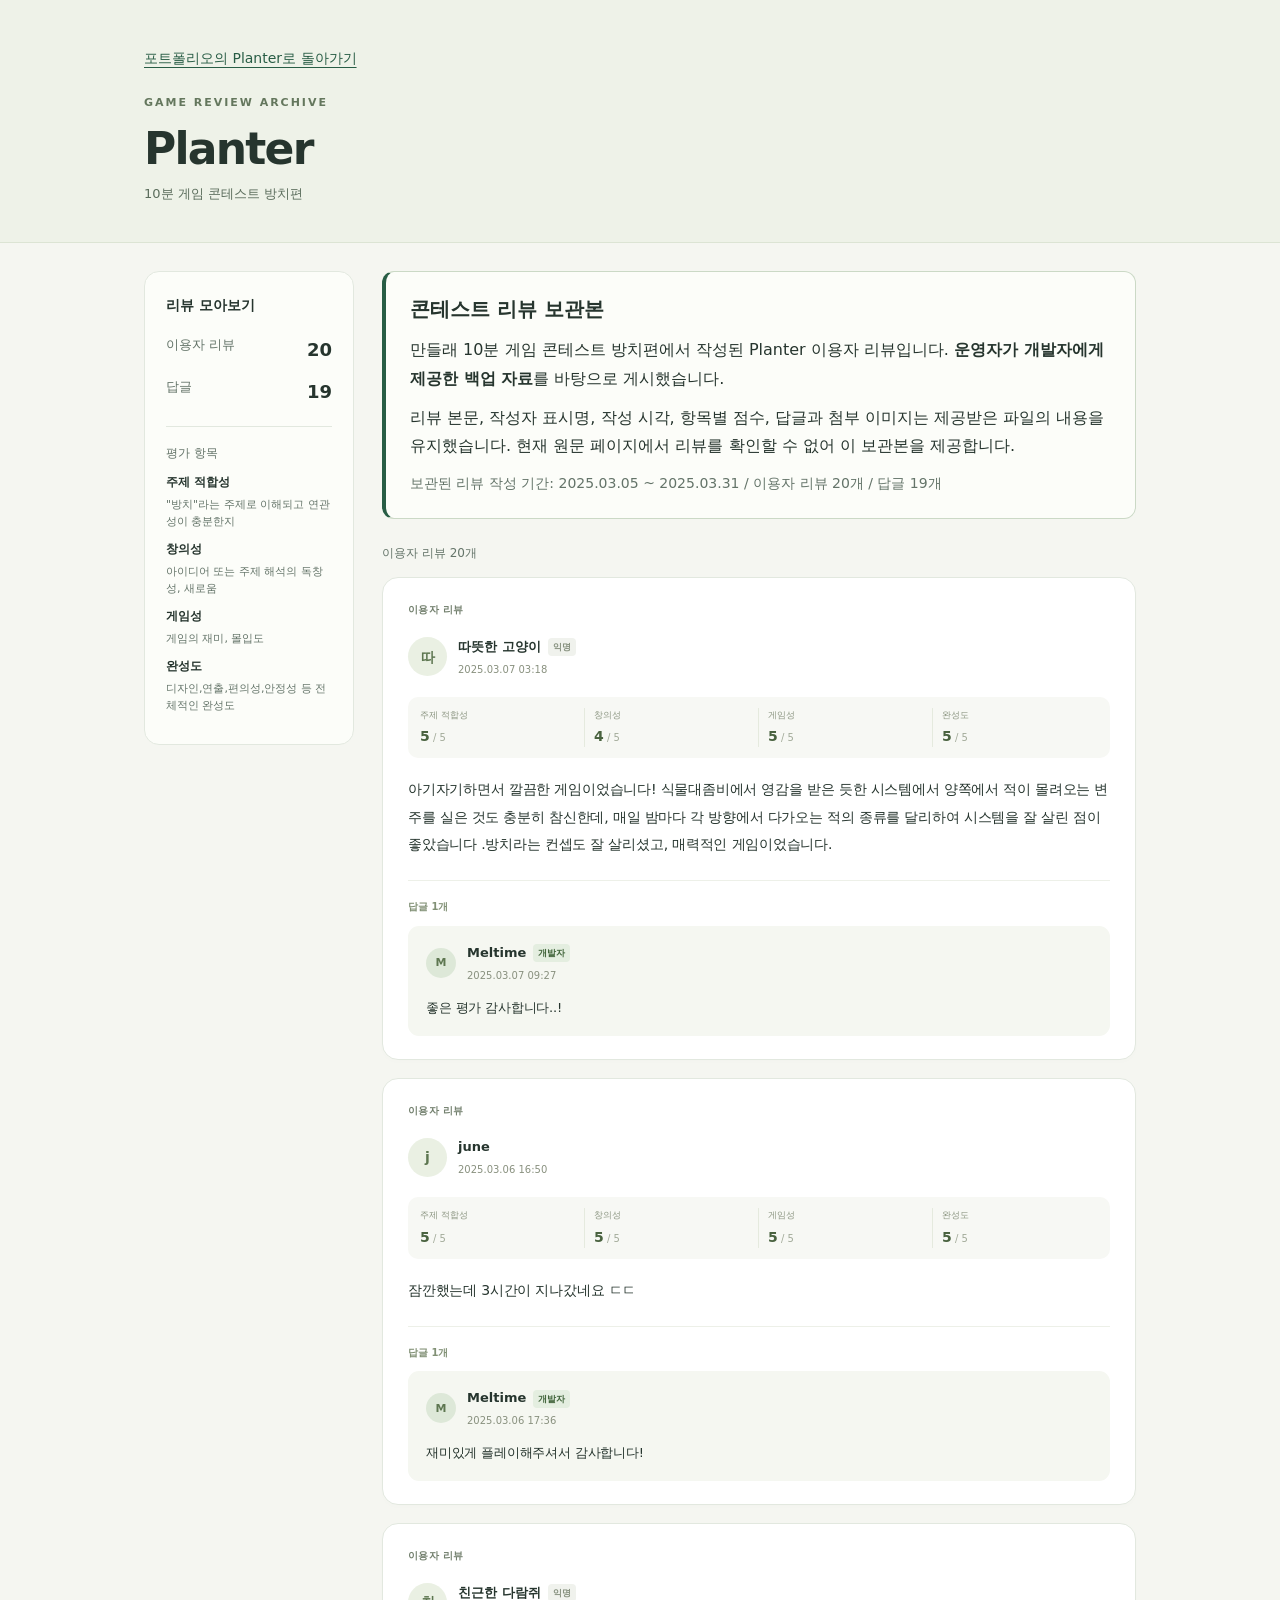
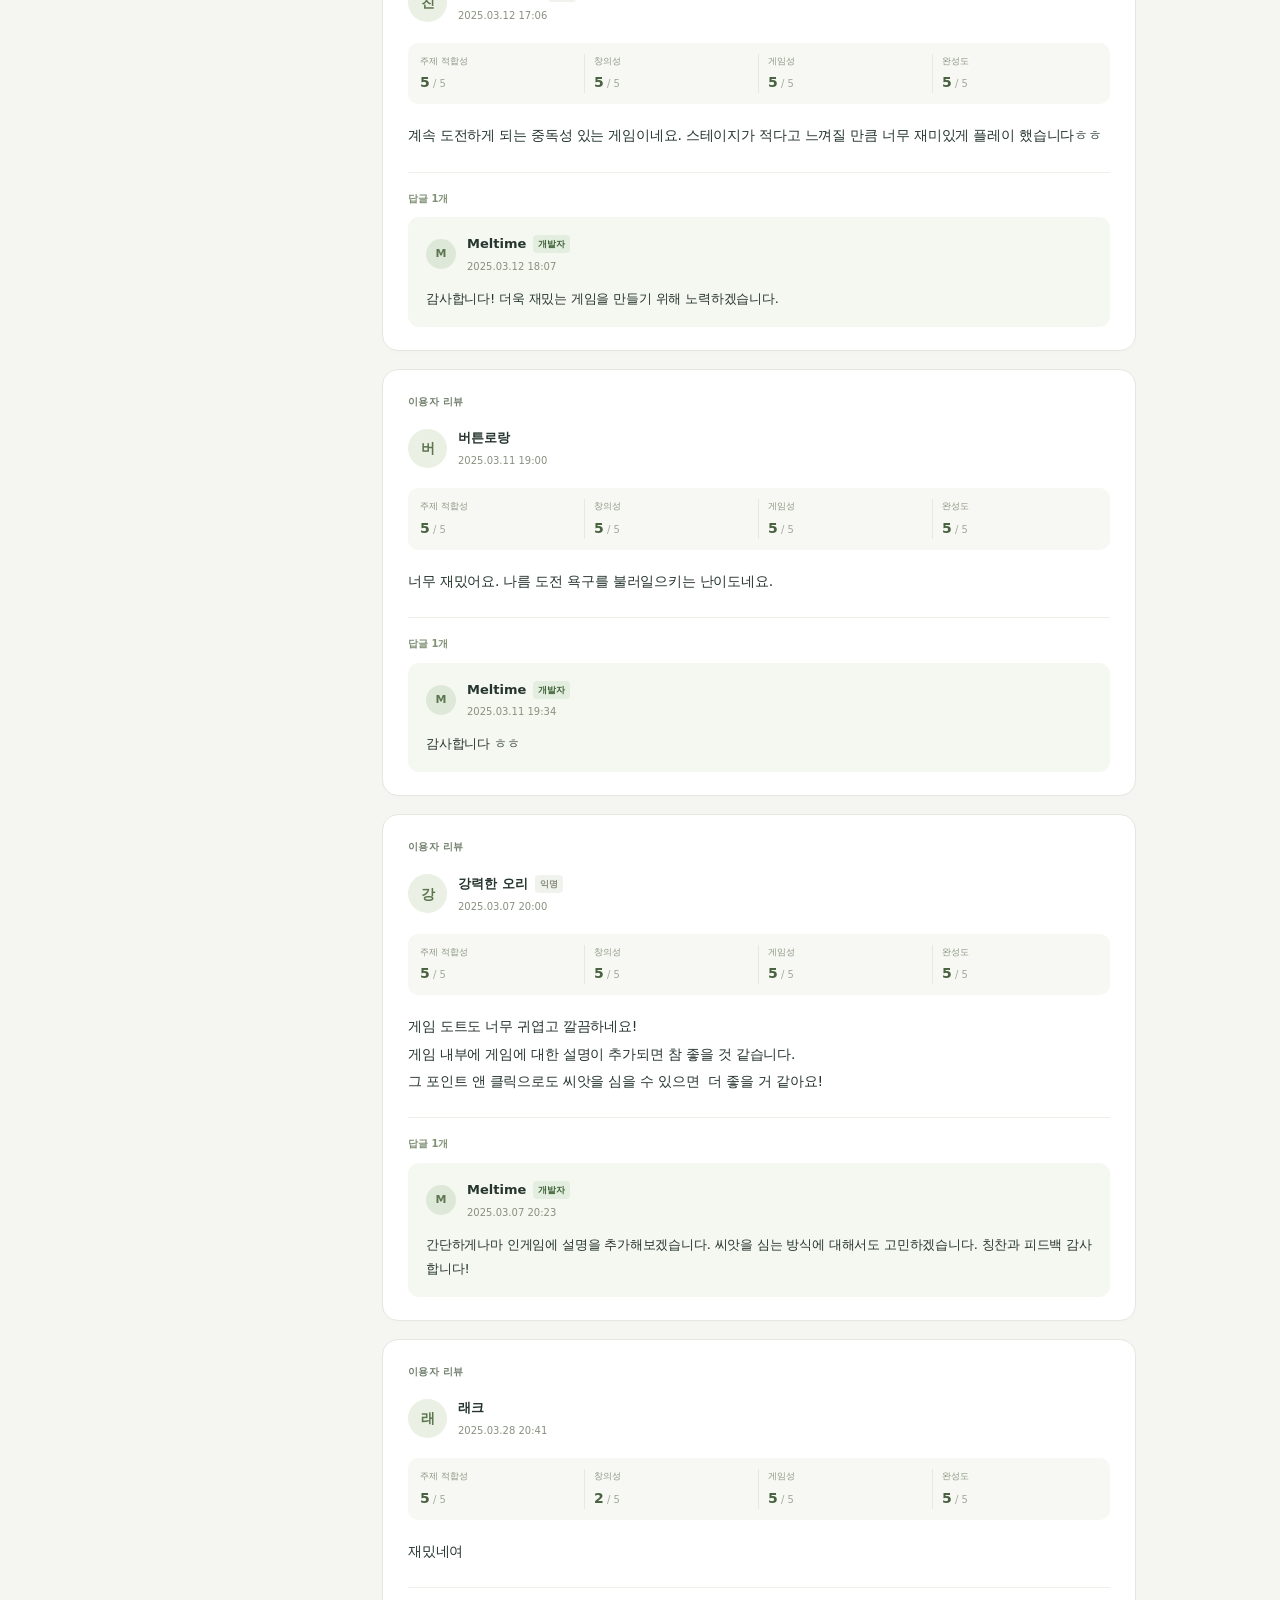
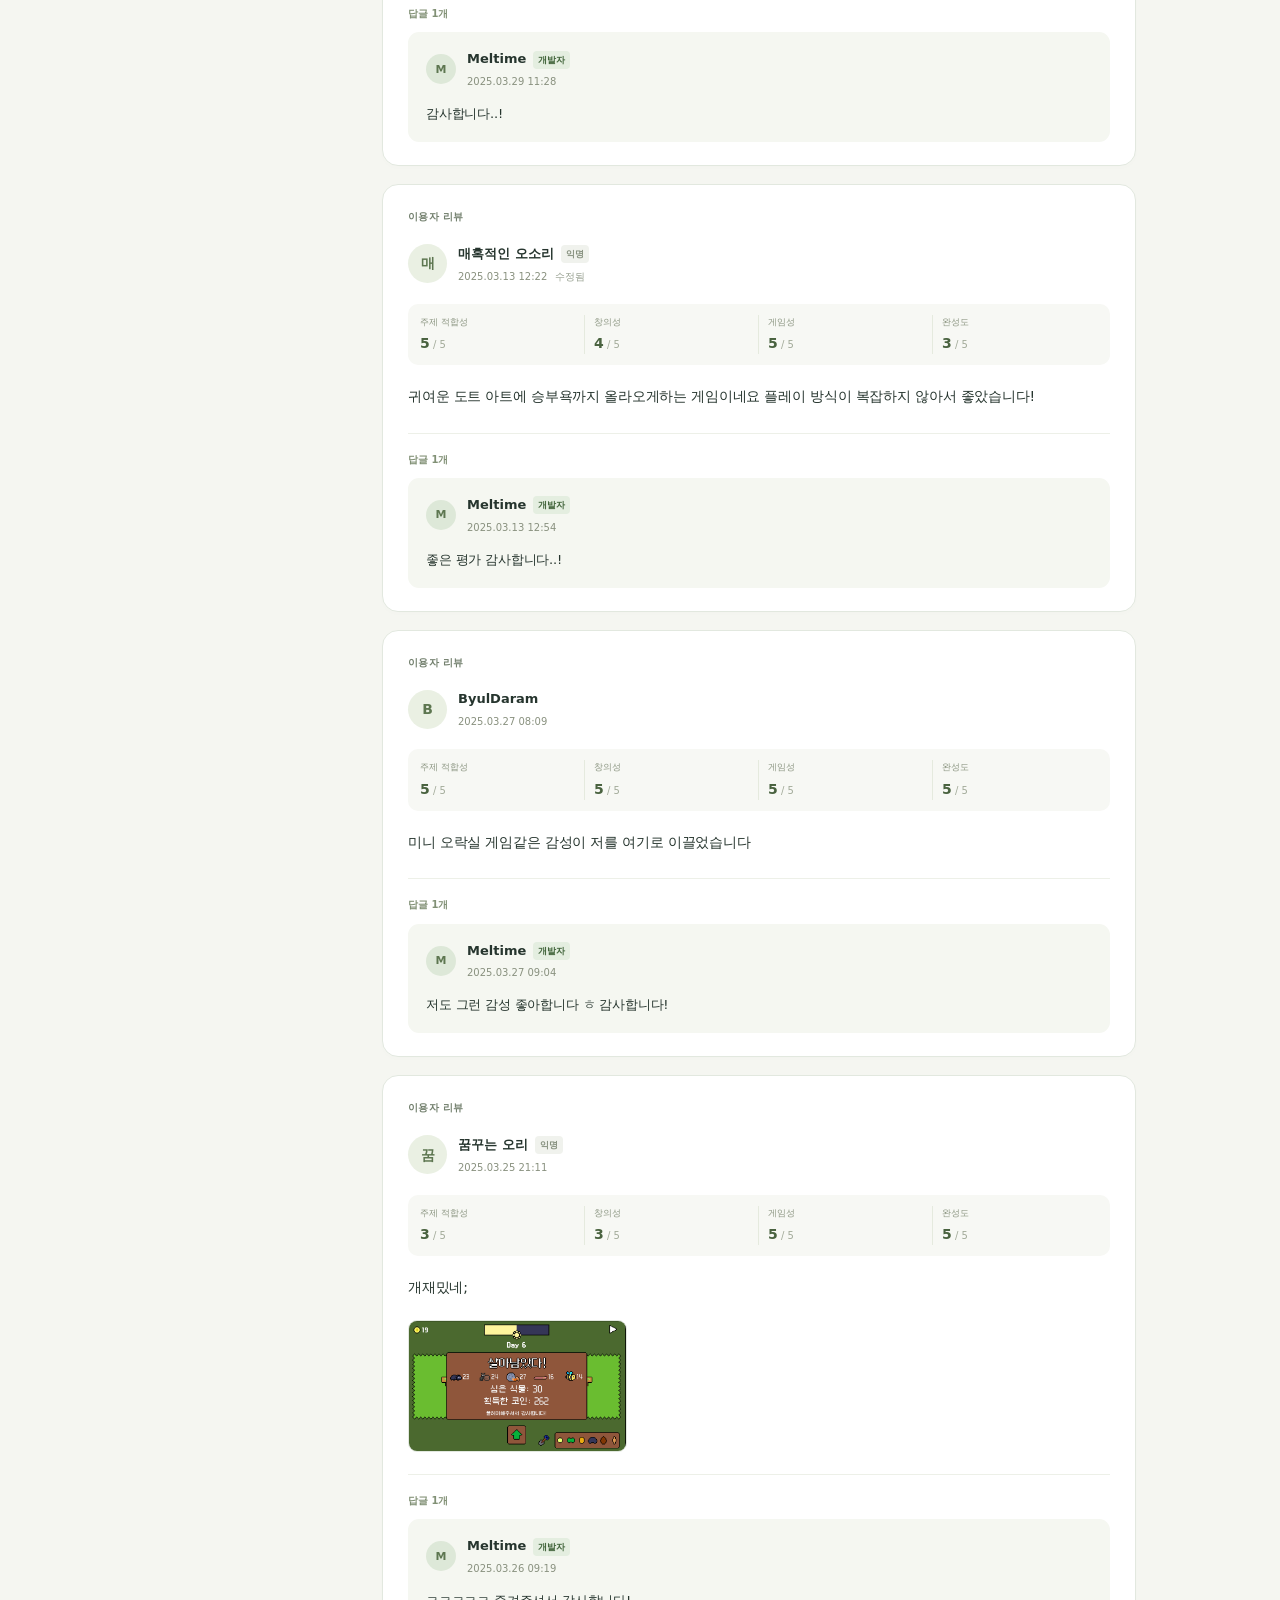
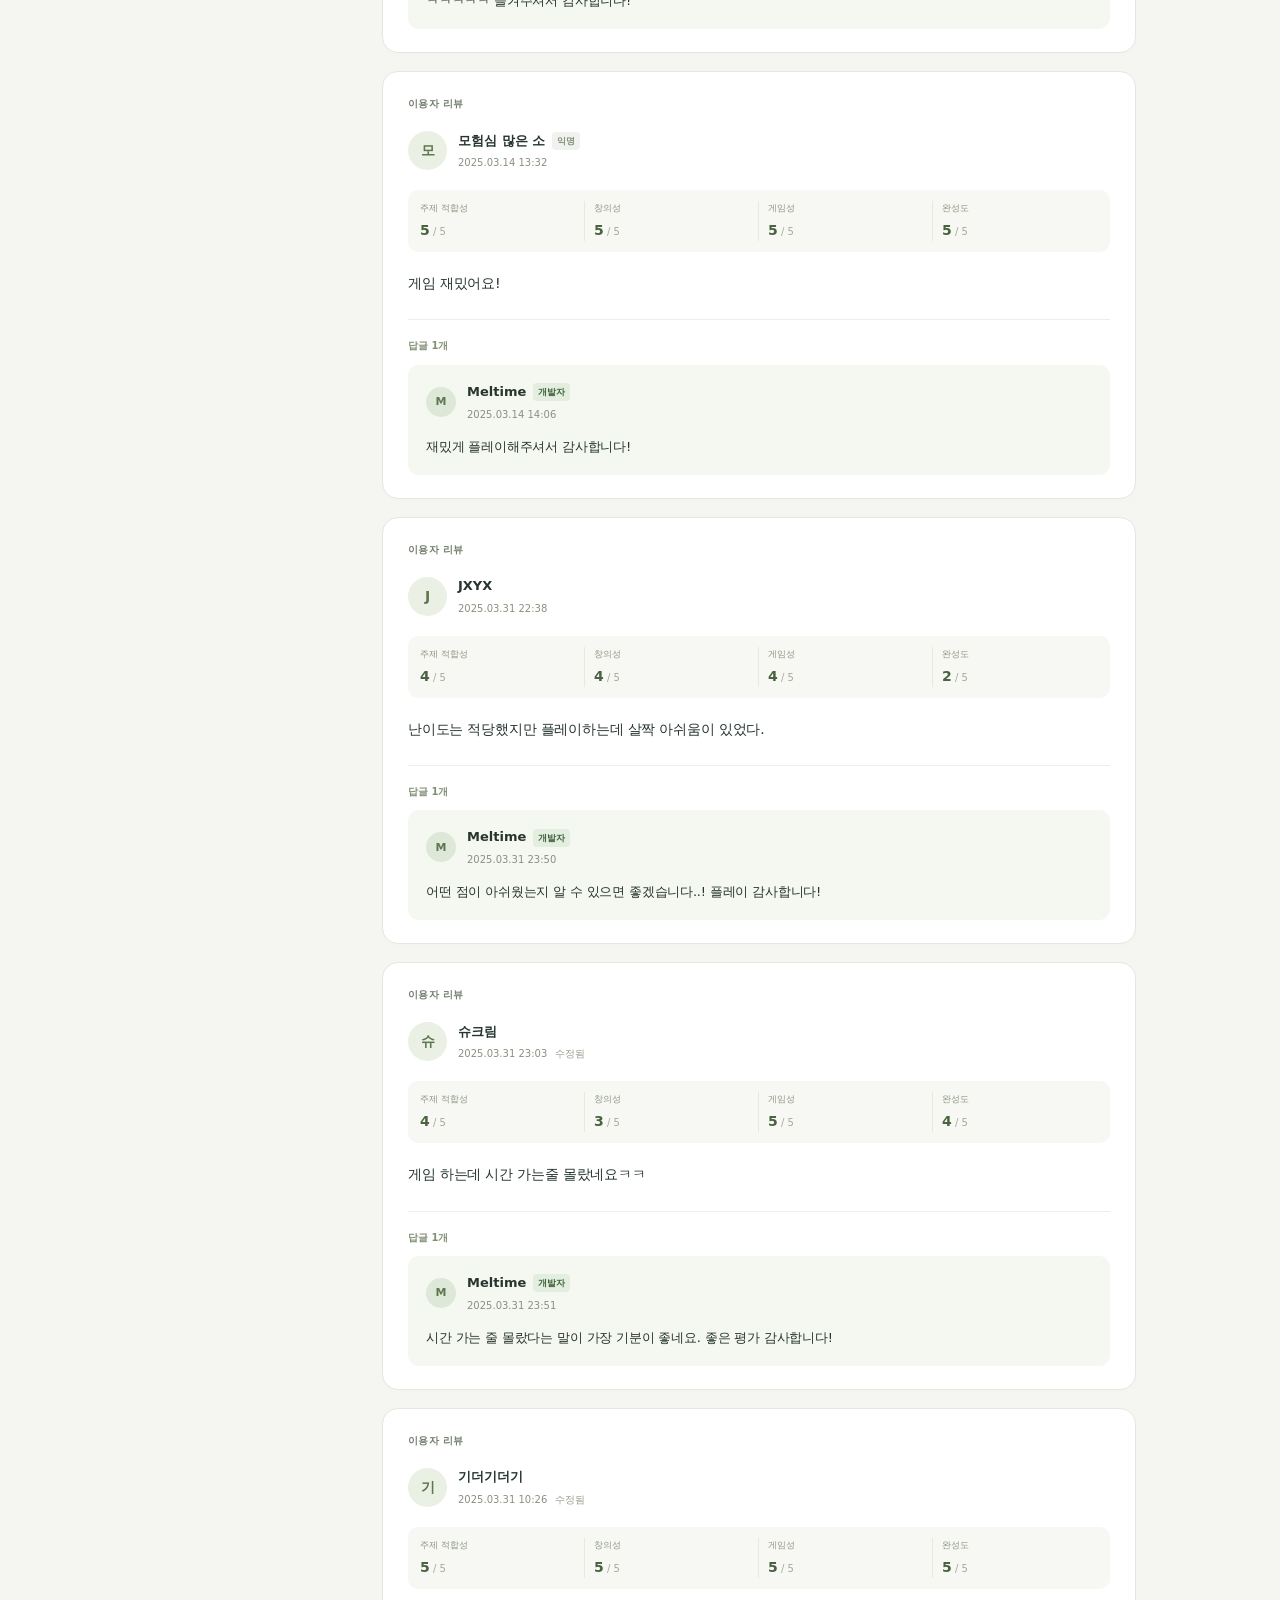
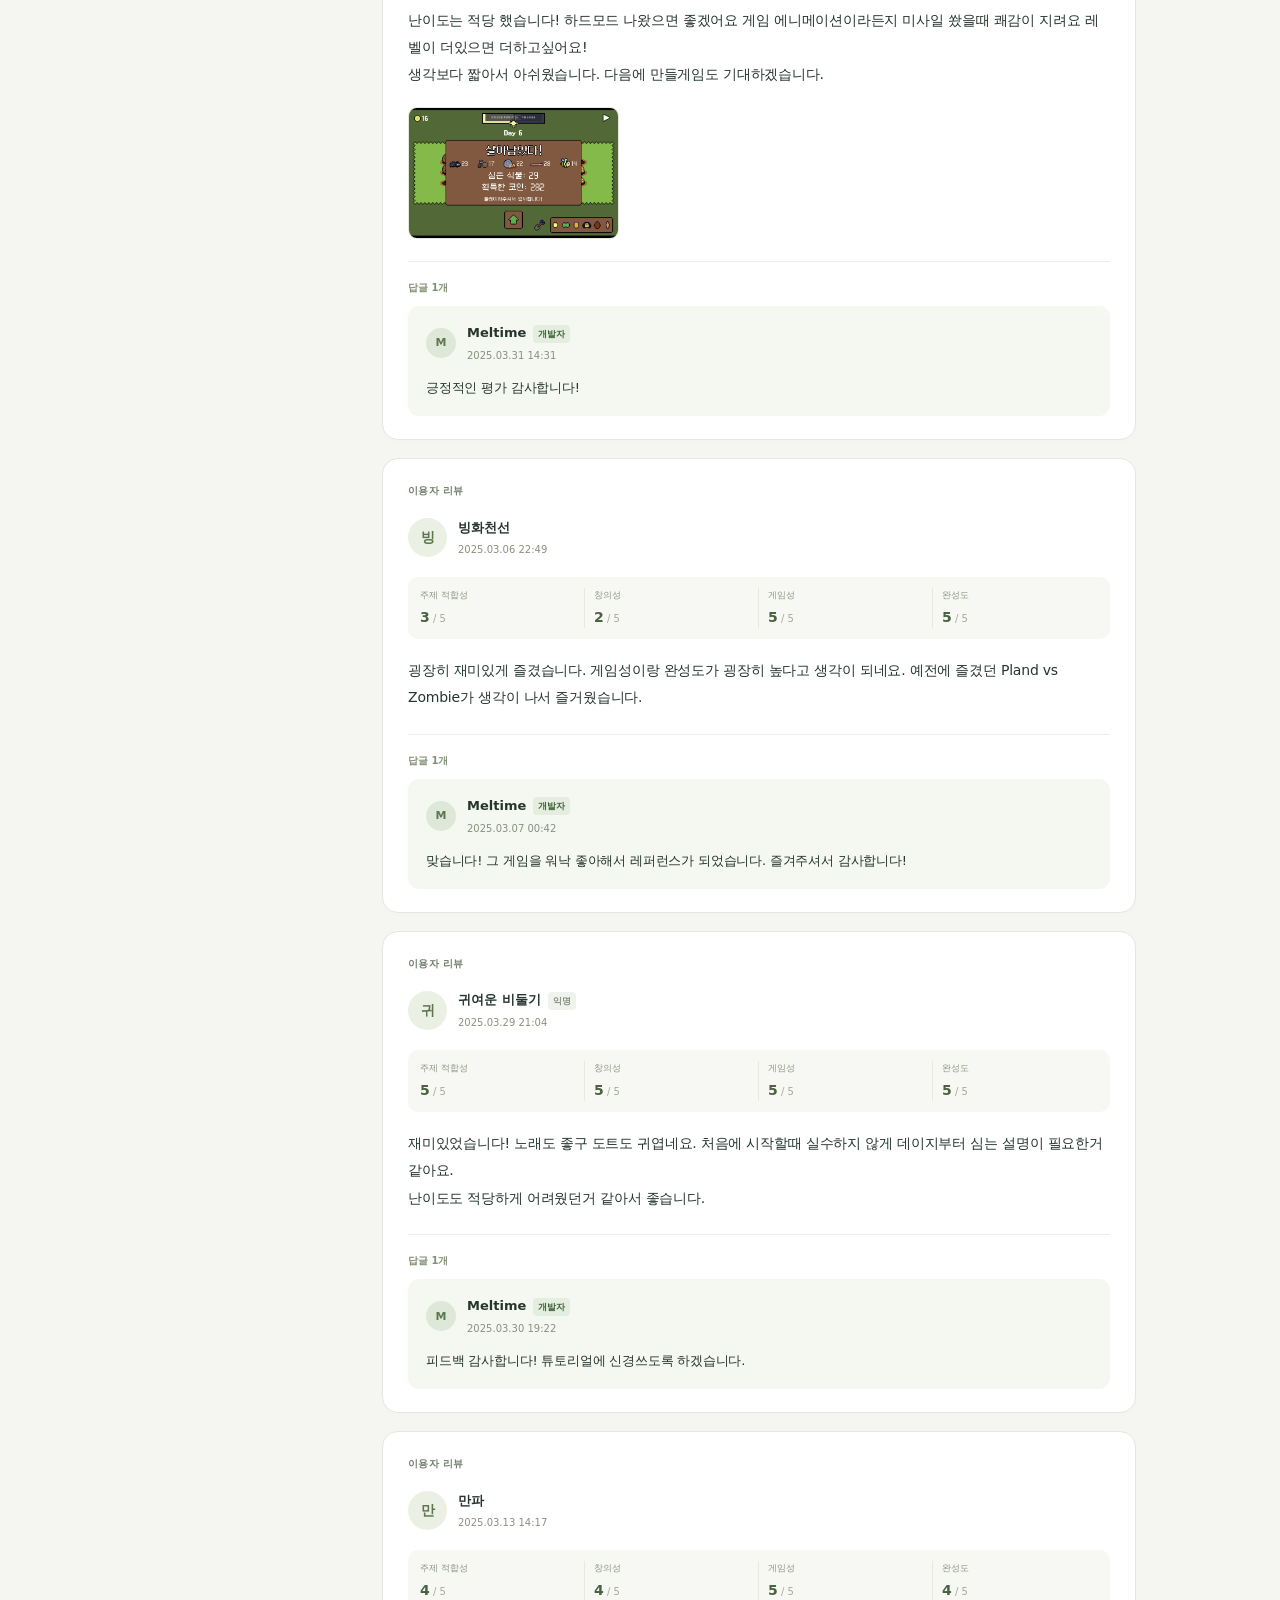
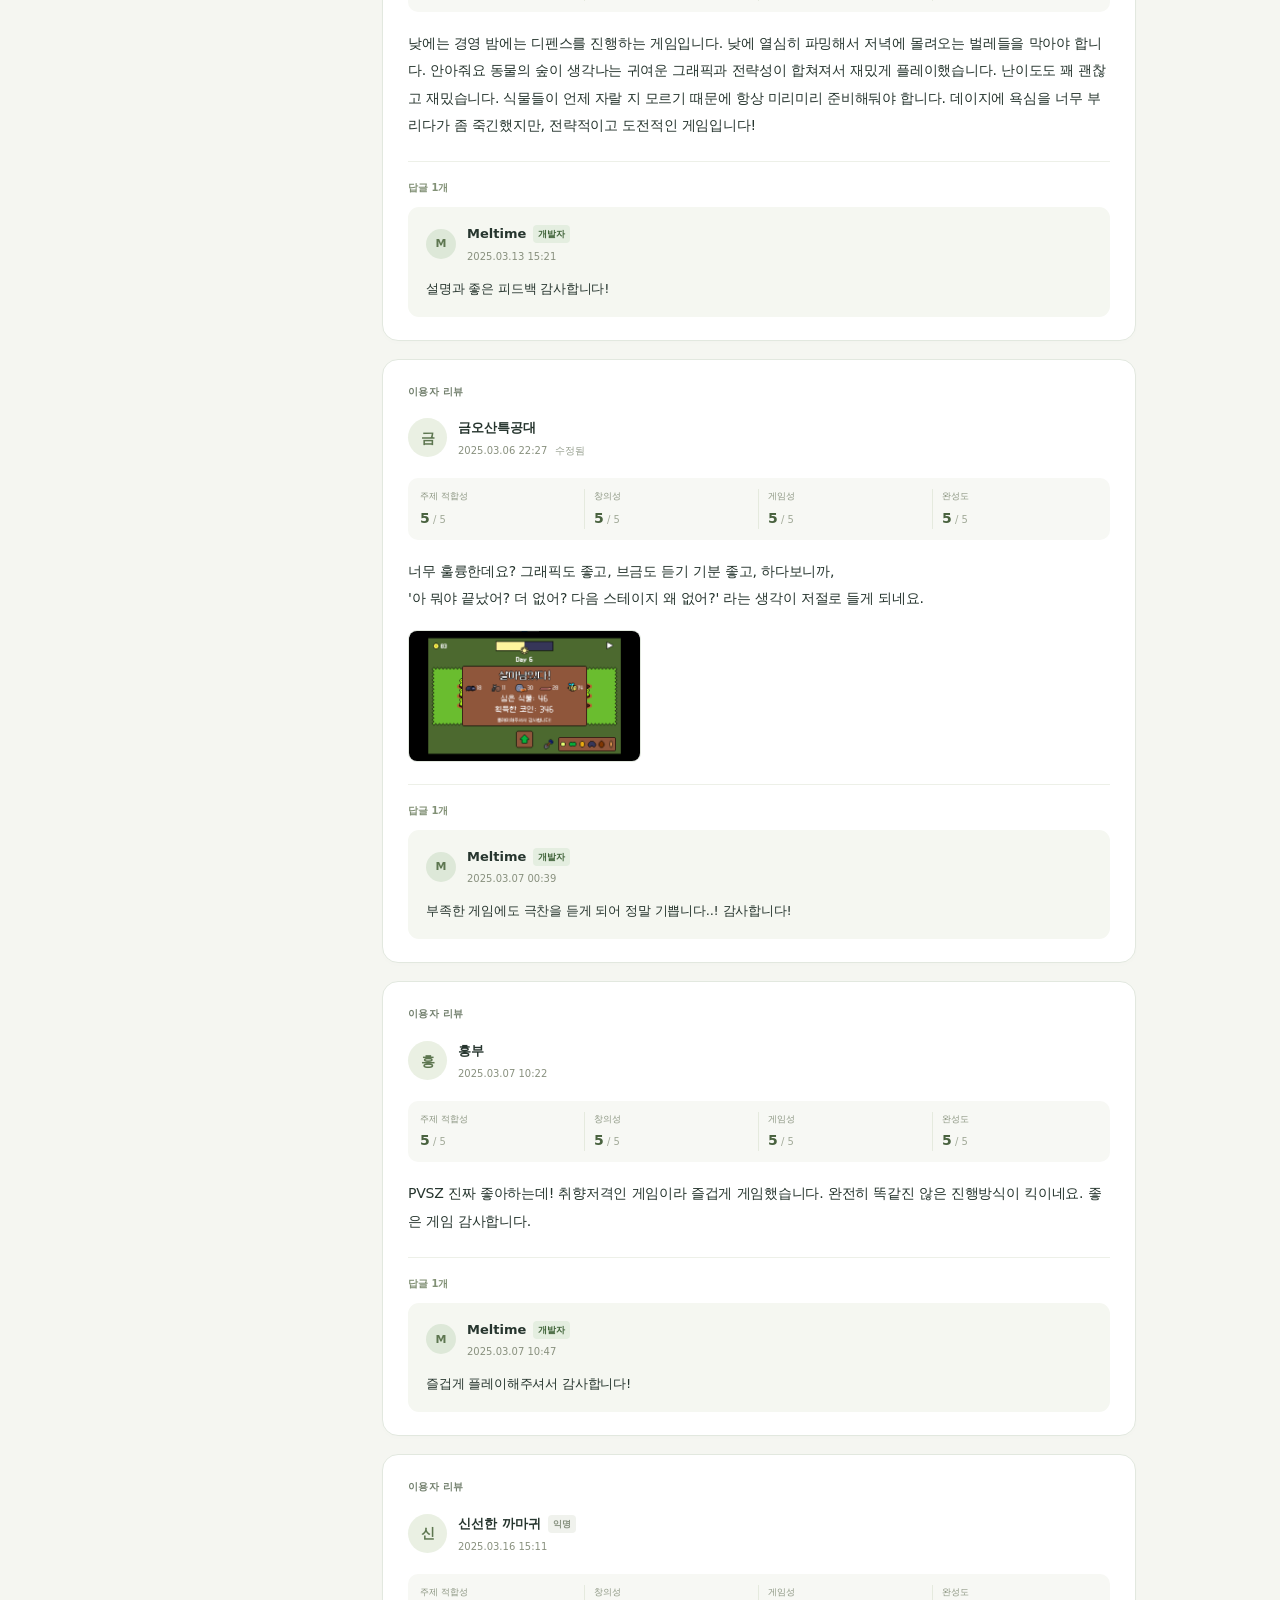
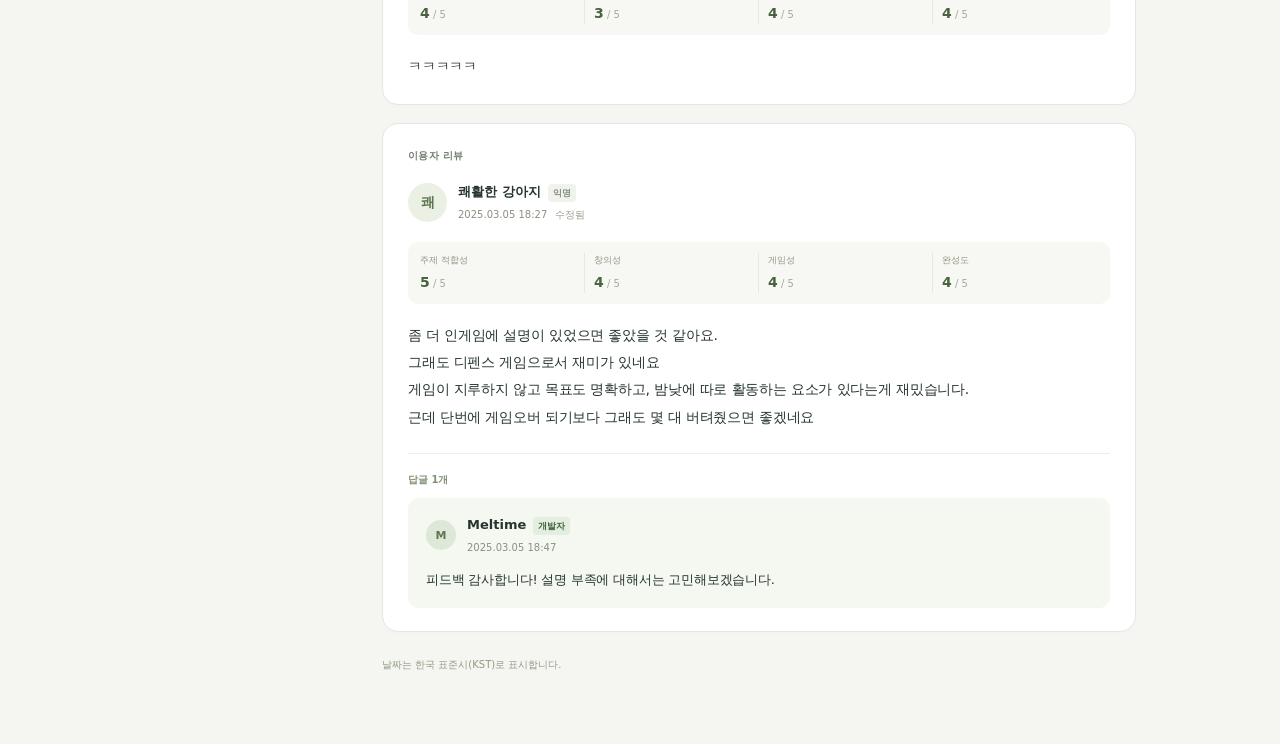
<file: reviews/planter/index.html>
<!DOCTYPE html>
<html lang="ko"><head><meta charset="utf-8"/><meta content="width=device-width,initial-scale=1" name="viewport"/><title>Planter | 콘테스트 리뷰 보관본</title><style>
:root{color-scheme:light;--green:#285d45;--ink:#26352e;--muted:#647469;--line:#e2e8df;--paper:#fff;--bg:#f5f6f1}
*{box-sizing:border-box}body{margin:0;background:var(--bg);color:var(--ink);font-family:system-ui,-apple-system,"Segoe UI","Malgun Gothic",sans-serif;font-size:15px;line-height:1.75}a{color:var(--green)}button:focus-visible,input:focus-visible,a:focus-visible,summary:focus-visible{outline:3px solid #84ad84;outline-offset:3px}
.masthead{background:#eef2e8;border-bottom:1px solid #dce4d4}.hero{max-width:1056px;margin:auto;padding:45px 32px 36px}.eyebrow{font-size:11px;font-weight:800;letter-spacing:.18em;color:#64775d}.hero-title{display:flex;align-items:center;gap:14px;margin:12px 0 9px}.hero h1{font-size:44px;line-height:1.15;letter-spacing:-.04em;margin:0}.hero-meta{display:flex;gap:14px;flex-wrap:wrap;color:#5b6d5c;font-size:13px}.hero-meta b{color:#334e38}.layout{max-width:1056px;margin:28px auto 70px;padding:0 32px;display:grid;grid-template-columns:210px minmax(0,1fr);gap:28px;align-items:start}.sidebar{position:sticky;top:24px}.aside-card{border:1px solid var(--line);border-radius:15px;padding:21px;background:#fcfdf9}.aside-card h2{font-size:14px;margin:0 0 16px}.stat-line{display:flex;justify-content:space-between;font-size:13px;margin:11px 0;color:var(--muted)}.stat-line strong{font-size:18px;color:var(--ink)}.criteria{padding:16px 0 0;margin:18px 0 0;border-top:1px solid var(--line);font-size:12px;color:var(--muted)}.criteria p{margin:8px 0}.criteria b{color:var(--ink);font-size:12px}.criteria small{display:block;margin-top:3px;font-size:11px;line-height:1.6}.result-label{font-size:12px;color:var(--muted);margin:0 0 13px}.review-list{display:grid;gap:18px}.review-card{border:1px solid var(--line);border-radius:16px;background:var(--paper);padding:23px 25px;box-shadow:0 2px 6px #22331a03}.card-topline{margin-bottom:17px;display:flex;align-items:center}.review-type{font-size:10px;letter-spacing:.03em;font-weight:700;color:#73806e}.author-row{display:flex;gap:11px;align-items:center}.avatar{height:39px;width:39px;flex:none;border-radius:50%;background:#eaf0e3;color:#5d7650;display:grid;place-items:center;font-size:14px;font-weight:750}.avatar.small{height:30px;width:30px;font-size:11px;background:#dde8d8}.author-meta{min-width:0}.name-line{display:flex;gap:7px;align-items:center;flex-wrap:wrap}.author-name{font-size:13px;font-weight:750;overflow-wrap:anywhere}.badge{display:inline-block;font-size:9px;font-weight:650;border-radius:4px;padding:0 5px;line-height:18px}.badge.muted{background:#f0f2ed;color:#87917f}.badge.developer{background:#e4eee0;color:#42653b}.date-line{display:flex;gap:8px;font-size:10px;line-height:1.7;color:#89917f;margin-top:2px}.edited{color:#969f8f}.score-grid{display:grid;grid-template-columns:repeat(4,minmax(0,1fr));margin:19px 0 18px;background:#f7f8f4;border-radius:10px;padding:11px 3px}.score{padding:0 9px;border-right:1px solid #e5eade;display:flex;flex-direction:column;gap:3px}.score:last-child{border:0}.score-label{font-size:9px;color:#8b9581;white-space:nowrap}.score-number{font-size:14px;color:#49623f;line-height:1.5}.score-max{font-size:10px;color:#a2aa99}.review-text{white-space:pre-wrap;overflow-wrap:anywhere;font-size:14px;line-height:1.95;letter-spacing:-.015em;margin:18px 0 0}.attachments{display:flex;gap:10px;margin-top:18px;flex-wrap:wrap}.attachments a{display:block;max-width:100%;border-radius:9px;overflow:hidden;border:1px solid var(--line)}.attachments img{display:block;max-width:100%;width:auto;height:130px;object-fit:cover}.thread{margin-top:22px;border-top:1px solid #edf0e8;padding-top:17px}.thread-label{font-size:10px;font-weight:700;color:#819075;margin:0 0 10px}.comment{background:#f5f7f1;border-radius:11px;padding:16px 18px}.comment .review-text{font-size:13px;line-height:1.85;margin-top:12px}.comment .comment{margin-top:12px;background:#edf2e7}[hidden]{display:none!important}.footer{font-size:10px;color:#909a85;margin-top:24px}
@media(max-width:760px){.hero{padding:30px 20px 26px}.hero h1{font-size:36px}.hero-title{align-items:baseline}.layout{padding:0 16px;margin-top:20px;display:block}.sidebar{position:static;margin-bottom:20px}.aside-card{padding:16px 18px}.aside-card h2,.criteria{display:none}.aside-stats{display:flex;gap:25px}.stat-line{gap:12px;margin:0;align-items:center}.stat-line strong{font-size:17px}.review-card{padding:20px 18px}.hero-meta{font-size:11px}.score{padding:0 7px}.score-label{font-size:9px}.review-text{font-size:14px}.comment{padding:14px}.hero-title{gap:12px}}
@media print{body{background:#fff}.hero,.layout{padding:0;margin:0;max-width:none}.masthead{background:none}.layout{display:block}.sidebar,.toolbar,.result-label,.raw-record,.footer{display:none}.hero{padding-bottom:20px}.review-card{box-shadow:none;break-inside:avoid;margin:14px 0}article[hidden]{display:block!important}}

/* 보관 자료의 출처와 포트폴리오 이동 경로 */
.archive-back{display:inline-block;margin-bottom:22px;font-size:14px;text-underline-offset:4px}
.archive-notice{margin-bottom:24px;padding:22px 24px;border:1px solid #cbd9c6;border-left:4px solid var(--green);border-radius:12px;background:#fcfdf9}
.archive-notice h2{margin:0 0 12px;font-size:20px;line-height:1.5}
.archive-notice p{margin:10px 0 0;font-size:16px;line-height:1.8}
.archive-notice .archive-period{font-size:14px;color:var(--muted)}
@media(max-width:760px){.archive-notice{padding:18px}}
</style></head><body><header class="masthead"><div class="hero"><a class="archive-back" href="../../index.html#planter-title">포트폴리오의 Planter로 돌아가기</a><div class="eyebrow">GAME REVIEW ARCHIVE</div><div class="hero-title"><h1 class="" data-verbatim="v193">Planter</h1></div><div class="hero-meta"><span>10분 게임 콘테스트 방치편</span></div></div></header><main class="layout"><aside class="sidebar"><div class="aside-card"><h2>리뷰 모아보기</h2><div class="aside-stats"><div class="stat-line"><span>이용자 리뷰</span><strong>20</strong></div><div class="stat-line"><span>답글</span><strong>19</strong></div></div><div class="criteria">평가 항목<p><b>주제 적합성</b><small>"방치"라는 주제로 이해되고 연관성이 충분한지</small></p><p><b>창의성</b><small>아이디어 또는 주제 해석의 독창성, 새로움</small></p><p><b>게임성</b><small>게임의 재미, 몰입도</small></p><p><b>완성도</b><small>디자인,연출,편의성,안정성 등 전체적인 완성도</small></p></div></div></aside><div class="main-column"><section class="archive-notice" aria-labelledby="archive-source-title">
  <h2 id="archive-source-title">콘테스트 리뷰 보관본</h2>
  <p>만들래 10분 게임 콘테스트 방치편에서 작성된 Planter 이용자 리뷰입니다. <strong>운영자가 개발자에게 제공한 백업 자료</strong>를 바탕으로 게시했습니다.</p>
  <p>리뷰 본문, 작성자 표시명, 작성 시각, 항목별 점수, 답글과 첨부 이미지는 제공받은 파일의 내용을 유지했습니다. 현재 원문 페이지에서 리뷰를 확인할 수 없어 이 보관본을 제공합니다.</p>
  <p class="archive-period">보관된 리뷰 작성 기간: 2025.03.05 ~ 2025.03.31 / 이용자 리뷰 20개 / 답글 19개</p>
</section><p class="result-label" id="result-label" role="status">이용자 리뷰 20개</p><div class="review-list"><article class="review-card"><div class="card-topline"><span class="review-type">이용자 리뷰</span></div><div class="review-content"><header class="author-row"><span aria-hidden="true" class="avatar">따</span><div class="author-meta"><div class="name-line"><span class="author-name" data-verbatim="v194">따뜻한 고양이</span><span class="badge muted">익명</span></div><div class="date-line"><time datetime="2025-03-06T18:18:41.248000+00:00" title="한국 표준시">2025.03.07 03:18</time></div></div></header><div aria-label="항목별 점수" class="score-grid"><div class="score" title='"방치"라는 주제로 이해되고 연관성이 충분한지'><span class="score-label">주제 적합성</span><span class="score-number"><strong class="" data-verbatim="v198">5</strong><span class="score-max"> / 5</span></span></div><div class="score" title="아이디어 또는 주제 해석의 독창성, 새로움"><span class="score-label">창의성</span><span class="score-number"><strong class="" data-verbatim="v199">4</strong><span class="score-max"> / 5</span></span></div><div class="score" title="게임의 재미, 몰입도"><span class="score-label">게임성</span><span class="score-number"><strong class="" data-verbatim="v200">5</strong><span class="score-max"> / 5</span></span></div><div class="score" title="디자인,연출,편의성,안정성 등 전체적인 완성도"><span class="score-label">완성도</span><span class="score-number"><strong class="" data-verbatim="v201">5</strong><span class="score-max"> / 5</span></span></div></div><div class="review-text" data-verbatim="v197">아기자기하면서 깔끔한 게임이었습니다! 식물대좀비에서 영감을 받은 듯한 시스템에서 양쪽에서 적이 몰려오는 변주를 실은 것도 충분히 참신한데, 매일 밤마다 각 방향에서 다가오는 적의 종류를 달리하여 시스템을 잘 살린 점이 좋았습니다 .방치라는 컨셉도 잘 살리셨고, 매력적인 게임이었습니다.</div><div class="thread"><div class="thread-label">답글 1개</div><div class="comment"><header class="author-row"><span aria-hidden="true" class="avatar small">M</span><div class="author-meta"><div class="name-line"><span class="author-name" data-verbatim="v202">Meltime</span><span class="badge developer">개발자</span></div><div class="date-line"><time datetime="2025-03-07T00:27:18.368000+00:00" title="한국 표준시">2025.03.07 09:27</time></div></div></header><div class="review-text" data-verbatim="v204">좋은 평가 감사합니다..!</div></div></div></div></article><article class="review-card"><div class="card-topline"><span class="review-type">이용자 리뷰</span></div><div class="review-content"><header class="author-row"><span aria-hidden="true" class="avatar">j</span><div class="author-meta"><div class="name-line"><span class="author-name" data-verbatim="v205">june</span></div><div class="date-line"><time datetime="2025-03-06T07:50:42.709000+00:00" title="한국 표준시">2025.03.06 16:50</time></div></div></header><div aria-label="항목별 점수" class="score-grid"><div class="score" title='"방치"라는 주제로 이해되고 연관성이 충분한지'><span class="score-label">주제 적합성</span><span class="score-number"><strong class="" data-verbatim="v209">5</strong><span class="score-max"> / 5</span></span></div><div class="score" title="아이디어 또는 주제 해석의 독창성, 새로움"><span class="score-label">창의성</span><span class="score-number"><strong class="" data-verbatim="v210">5</strong><span class="score-max"> / 5</span></span></div><div class="score" title="게임의 재미, 몰입도"><span class="score-label">게임성</span><span class="score-number"><strong class="" data-verbatim="v211">5</strong><span class="score-max"> / 5</span></span></div><div class="score" title="디자인,연출,편의성,안정성 등 전체적인 완성도"><span class="score-label">완성도</span><span class="score-number"><strong class="" data-verbatim="v212">5</strong><span class="score-max"> / 5</span></span></div></div><div class="review-text" data-verbatim="v208">잠깐했는데 3시간이 지나갔네요 ㄷㄷ</div><div class="thread"><div class="thread-label">답글 1개</div><div class="comment"><header class="author-row"><span aria-hidden="true" class="avatar small">M</span><div class="author-meta"><div class="name-line"><span class="author-name" data-verbatim="v213">Meltime</span><span class="badge developer">개발자</span></div><div class="date-line"><time datetime="2025-03-06T08:36:43.035000+00:00" title="한국 표준시">2025.03.06 17:36</time></div></div></header><div class="review-text" data-verbatim="v215">재미있게 플레이해주셔서 감사합니다!</div></div></div></div></article><article class="review-card"><div class="card-topline"><span class="review-type">이용자 리뷰</span></div><div class="review-content"><header class="author-row"><span aria-hidden="true" class="avatar">친</span><div class="author-meta"><div class="name-line"><span class="author-name" data-verbatim="v216">친근한 다람쥐</span><span class="badge muted">익명</span></div><div class="date-line"><time datetime="2025-03-12T08:06:12.162000+00:00" title="한국 표준시">2025.03.12 17:06</time></div></div></header><div aria-label="항목별 점수" class="score-grid"><div class="score" title='"방치"라는 주제로 이해되고 연관성이 충분한지'><span class="score-label">주제 적합성</span><span class="score-number"><strong class="" data-verbatim="v220">5</strong><span class="score-max"> / 5</span></span></div><div class="score" title="아이디어 또는 주제 해석의 독창성, 새로움"><span class="score-label">창의성</span><span class="score-number"><strong class="" data-verbatim="v221">5</strong><span class="score-max"> / 5</span></span></div><div class="score" title="게임의 재미, 몰입도"><span class="score-label">게임성</span><span class="score-number"><strong class="" data-verbatim="v222">5</strong><span class="score-max"> / 5</span></span></div><div class="score" title="디자인,연출,편의성,안정성 등 전체적인 완성도"><span class="score-label">완성도</span><span class="score-number"><strong class="" data-verbatim="v223">5</strong><span class="score-max"> / 5</span></span></div></div><div class="review-text" data-verbatim="v219">계속 도전하게 되는 중독성 있는 게임이네요. 스테이지가 적다고 느껴질 만큼 너무 재미있게 플레이 했습니다ㅎㅎ</div><div class="thread"><div class="thread-label">답글 1개</div><div class="comment"><header class="author-row"><span aria-hidden="true" class="avatar small">M</span><div class="author-meta"><div class="name-line"><span class="author-name" data-verbatim="v224">Meltime</span><span class="badge developer">개발자</span></div><div class="date-line"><time datetime="2025-03-12T09:07:20.520000+00:00" title="한국 표준시">2025.03.12 18:07</time></div></div></header><div class="review-text" data-verbatim="v226">감사합니다! 더욱 재밌는 게임을 만들기 위해 노력하겠습니다.</div></div></div></div></article><article class="review-card"><div class="card-topline"><span class="review-type">이용자 리뷰</span></div><div class="review-content"><header class="author-row"><span aria-hidden="true" class="avatar">버</span><div class="author-meta"><div class="name-line"><span class="author-name" data-verbatim="v227">버튼로랑</span></div><div class="date-line"><time datetime="2025-03-11T10:00:13.114000+00:00" title="한국 표준시">2025.03.11 19:00</time></div></div></header><div aria-label="항목별 점수" class="score-grid"><div class="score" title='"방치"라는 주제로 이해되고 연관성이 충분한지'><span class="score-label">주제 적합성</span><span class="score-number"><strong class="" data-verbatim="v231">5</strong><span class="score-max"> / 5</span></span></div><div class="score" title="아이디어 또는 주제 해석의 독창성, 새로움"><span class="score-label">창의성</span><span class="score-number"><strong class="" data-verbatim="v232">5</strong><span class="score-max"> / 5</span></span></div><div class="score" title="게임의 재미, 몰입도"><span class="score-label">게임성</span><span class="score-number"><strong class="" data-verbatim="v233">5</strong><span class="score-max"> / 5</span></span></div><div class="score" title="디자인,연출,편의성,안정성 등 전체적인 완성도"><span class="score-label">완성도</span><span class="score-number"><strong class="" data-verbatim="v234">5</strong><span class="score-max"> / 5</span></span></div></div><div class="review-text" data-verbatim="v230">너무 재밌어요. 나름 도전 욕구를 불러일으키는 난이도네요.</div><div class="thread"><div class="thread-label">답글 1개</div><div class="comment"><header class="author-row"><span aria-hidden="true" class="avatar small">M</span><div class="author-meta"><div class="name-line"><span class="author-name" data-verbatim="v235">Meltime</span><span class="badge developer">개발자</span></div><div class="date-line"><time datetime="2025-03-11T10:34:03.827000+00:00" title="한국 표준시">2025.03.11 19:34</time></div></div></header><div class="review-text" data-verbatim="v237">감사합니다 ㅎㅎ</div></div></div></div></article><article class="review-card"><div class="card-topline"><span class="review-type">이용자 리뷰</span></div><div class="review-content"><header class="author-row"><span aria-hidden="true" class="avatar">강</span><div class="author-meta"><div class="name-line"><span class="author-name" data-verbatim="v238">강력한 오리</span><span class="badge muted">익명</span></div><div class="date-line"><time datetime="2025-03-07T11:00:22.278000+00:00" title="한국 표준시">2025.03.07 20:00</time></div></div></header><div aria-label="항목별 점수" class="score-grid"><div class="score" title='"방치"라는 주제로 이해되고 연관성이 충분한지'><span class="score-label">주제 적합성</span><span class="score-number"><strong class="" data-verbatim="v242">5</strong><span class="score-max"> / 5</span></span></div><div class="score" title="아이디어 또는 주제 해석의 독창성, 새로움"><span class="score-label">창의성</span><span class="score-number"><strong class="" data-verbatim="v243">5</strong><span class="score-max"> / 5</span></span></div><div class="score" title="게임의 재미, 몰입도"><span class="score-label">게임성</span><span class="score-number"><strong class="" data-verbatim="v244">5</strong><span class="score-max"> / 5</span></span></div><div class="score" title="디자인,연출,편의성,안정성 등 전체적인 완성도"><span class="score-label">완성도</span><span class="score-number"><strong class="" data-verbatim="v245">5</strong><span class="score-max"> / 5</span></span></div></div><div class="review-text" data-verbatim="v241">게임 도트도 너무 귀엽고 깔끔하네요!
게임 내부에 게임에 대한 설명이 추가되면 참 좋을 것 같습니다.
그 포인트 앤 클릭으로도 씨앗을 심을 수 있으면  더 좋을 거 같아요! </div><div class="thread"><div class="thread-label">답글 1개</div><div class="comment"><header class="author-row"><span aria-hidden="true" class="avatar small">M</span><div class="author-meta"><div class="name-line"><span class="author-name" data-verbatim="v246">Meltime</span><span class="badge developer">개발자</span></div><div class="date-line"><time datetime="2025-03-07T11:23:16.918000+00:00" title="한국 표준시">2025.03.07 20:23</time></div></div></header><div class="review-text" data-verbatim="v248">간단하게나마 인게임에 설명을 추가해보겠습니다. 씨앗을 심는 방식에 대해서도 고민하겠습니다. 칭찬과 피드백 감사합니다! </div></div></div></div></article><article class="review-card"><div class="card-topline"><span class="review-type">이용자 리뷰</span></div><div class="review-content"><header class="author-row"><span aria-hidden="true" class="avatar">래</span><div class="author-meta"><div class="name-line"><span class="author-name" data-verbatim="v249">래크</span></div><div class="date-line"><time datetime="2025-03-28T11:41:09.327000+00:00" title="한국 표준시">2025.03.28 20:41</time></div></div></header><div aria-label="항목별 점수" class="score-grid"><div class="score" title='"방치"라는 주제로 이해되고 연관성이 충분한지'><span class="score-label">주제 적합성</span><span class="score-number"><strong class="" data-verbatim="v253">5</strong><span class="score-max"> / 5</span></span></div><div class="score" title="아이디어 또는 주제 해석의 독창성, 새로움"><span class="score-label">창의성</span><span class="score-number"><strong class="" data-verbatim="v254">2</strong><span class="score-max"> / 5</span></span></div><div class="score" title="게임의 재미, 몰입도"><span class="score-label">게임성</span><span class="score-number"><strong class="" data-verbatim="v255">5</strong><span class="score-max"> / 5</span></span></div><div class="score" title="디자인,연출,편의성,안정성 등 전체적인 완성도"><span class="score-label">완성도</span><span class="score-number"><strong class="" data-verbatim="v256">5</strong><span class="score-max"> / 5</span></span></div></div><div class="review-text" data-verbatim="v252">재밌네여</div><div class="thread"><div class="thread-label">답글 1개</div><div class="comment"><header class="author-row"><span aria-hidden="true" class="avatar small">M</span><div class="author-meta"><div class="name-line"><span class="author-name" data-verbatim="v257">Meltime</span><span class="badge developer">개발자</span></div><div class="date-line"><time datetime="2025-03-29T02:28:44.818000+00:00" title="한국 표준시">2025.03.29 11:28</time></div></div></header><div class="review-text" data-verbatim="v259">감사합니다..!</div></div></div></div></article><article class="review-card"><div class="card-topline"><span class="review-type">이용자 리뷰</span></div><div class="review-content"><header class="author-row"><span aria-hidden="true" class="avatar">매</span><div class="author-meta"><div class="name-line"><span class="author-name" data-verbatim="v260">매혹적인 오소리</span><span class="badge muted">익명</span></div><div class="date-line"><time datetime="2025-03-13T03:22:47.750000+00:00" title="한국 표준시">2025.03.13 12:22</time><span class="edited" title="2025.03.13 13:04 KST">수정됨</span></div></div></header><div aria-label="항목별 점수" class="score-grid"><div class="score" title='"방치"라는 주제로 이해되고 연관성이 충분한지'><span class="score-label">주제 적합성</span><span class="score-number"><strong class="" data-verbatim="v265">5</strong><span class="score-max"> / 5</span></span></div><div class="score" title="아이디어 또는 주제 해석의 독창성, 새로움"><span class="score-label">창의성</span><span class="score-number"><strong class="" data-verbatim="v266">4</strong><span class="score-max"> / 5</span></span></div><div class="score" title="게임의 재미, 몰입도"><span class="score-label">게임성</span><span class="score-number"><strong class="" data-verbatim="v267">5</strong><span class="score-max"> / 5</span></span></div><div class="score" title="디자인,연출,편의성,안정성 등 전체적인 완성도"><span class="score-label">완성도</span><span class="score-number"><strong class="" data-verbatim="v268">3</strong><span class="score-max"> / 5</span></span></div></div><div class="review-text" data-verbatim="v264">귀여운 도트 아트에 승부욕까지 올라오게하는 게임이네요 플레이 방식이 복잡하지 않아서 좋았습니다!</div><div class="thread"><div class="thread-label">답글 1개</div><div class="comment"><header class="author-row"><span aria-hidden="true" class="avatar small">M</span><div class="author-meta"><div class="name-line"><span class="author-name" data-verbatim="v269">Meltime</span><span class="badge developer">개발자</span></div><div class="date-line"><time datetime="2025-03-13T03:54:56.912000+00:00" title="한국 표준시">2025.03.13 12:54</time></div></div></header><div class="review-text" data-verbatim="v271">좋은 평가 감사합니다..!</div></div></div></div></article><article class="review-card"><div class="card-topline"><span class="review-type">이용자 리뷰</span></div><div class="review-content"><header class="author-row"><span aria-hidden="true" class="avatar">B</span><div class="author-meta"><div class="name-line"><span class="author-name" data-verbatim="v272">ByulDaram</span></div><div class="date-line"><time datetime="2025-03-26T23:09:43.704000+00:00" title="한국 표준시">2025.03.27 08:09</time></div></div></header><div aria-label="항목별 점수" class="score-grid"><div class="score" title='"방치"라는 주제로 이해되고 연관성이 충분한지'><span class="score-label">주제 적합성</span><span class="score-number"><strong class="" data-verbatim="v276">5</strong><span class="score-max"> / 5</span></span></div><div class="score" title="아이디어 또는 주제 해석의 독창성, 새로움"><span class="score-label">창의성</span><span class="score-number"><strong class="" data-verbatim="v277">5</strong><span class="score-max"> / 5</span></span></div><div class="score" title="게임의 재미, 몰입도"><span class="score-label">게임성</span><span class="score-number"><strong class="" data-verbatim="v278">5</strong><span class="score-max"> / 5</span></span></div><div class="score" title="디자인,연출,편의성,안정성 등 전체적인 완성도"><span class="score-label">완성도</span><span class="score-number"><strong class="" data-verbatim="v279">5</strong><span class="score-max"> / 5</span></span></div></div><div class="review-text" data-verbatim="v275">미니 오락실 게임같은 감성이 저를 여기로 이끌었습니다</div><div class="thread"><div class="thread-label">답글 1개</div><div class="comment"><header class="author-row"><span aria-hidden="true" class="avatar small">M</span><div class="author-meta"><div class="name-line"><span class="author-name" data-verbatim="v280">Meltime</span><span class="badge developer">개발자</span></div><div class="date-line"><time datetime="2025-03-27T00:04:03.670000+00:00" title="한국 표준시">2025.03.27 09:04</time></div></div></header><div class="review-text" data-verbatim="v282">저도 그런 감성 좋아합니다 ㅎ 감사합니다!</div></div></div></div></article><article class="review-card"><div class="card-topline"><span class="review-type">이용자 리뷰</span></div><div class="review-content"><header class="author-row"><span aria-hidden="true" class="avatar">꿈</span><div class="author-meta"><div class="name-line"><span class="author-name" data-verbatim="v283">꿈꾸는 오리</span><span class="badge muted">익명</span></div><div class="date-line"><time datetime="2025-03-25T12:11:22.763000+00:00" title="한국 표준시">2025.03.25 21:11</time></div></div></header><div aria-label="항목별 점수" class="score-grid"><div class="score" title='"방치"라는 주제로 이해되고 연관성이 충분한지'><span class="score-label">주제 적합성</span><span class="score-number"><strong class="" data-verbatim="v287">3</strong><span class="score-max"> / 5</span></span></div><div class="score" title="아이디어 또는 주제 해석의 독창성, 새로움"><span class="score-label">창의성</span><span class="score-number"><strong class="" data-verbatim="v288">3</strong><span class="score-max"> / 5</span></span></div><div class="score" title="게임의 재미, 몰입도"><span class="score-label">게임성</span><span class="score-number"><strong class="" data-verbatim="v289">5</strong><span class="score-max"> / 5</span></span></div><div class="score" title="디자인,연출,편의성,안정성 등 전체적인 완성도"><span class="score-label">완성도</span><span class="score-number"><strong class="" data-verbatim="v290">5</strong><span class="score-max"> / 5</span></span></div></div><div class="review-text" data-verbatim="v286">개재밌네;</div><div class="attachments"><a aria-label="첨부 이미지 크게 보기" href="이미지/14-1-1742904580423_스크린샷 2025-03-25 210905.png" target="_blank"><img alt="이용자 리뷰에 첨부된 게임 플레이 화면" loading="lazy" src="이미지/14-1-1742904580423_스크린샷 2025-03-25 210905.png"/></a></div><div class="thread"><div class="thread-label">답글 1개</div><div class="comment"><header class="author-row"><span aria-hidden="true" class="avatar small">M</span><div class="author-meta"><div class="name-line"><span class="author-name" data-verbatim="v291">Meltime</span><span class="badge developer">개발자</span></div><div class="date-line"><time datetime="2025-03-26T00:19:02.825000+00:00" title="한국 표준시">2025.03.26 09:19</time></div></div></header><div class="review-text" data-verbatim="v293">ㅋㅋㅋㅋㅋ 즐겨주셔서 감사합니다!</div></div></div></div></article><article class="review-card"><div class="card-topline"><span class="review-type">이용자 리뷰</span></div><div class="review-content"><header class="author-row"><span aria-hidden="true" class="avatar">모</span><div class="author-meta"><div class="name-line"><span class="author-name" data-verbatim="v294">모험심 많은 소</span><span class="badge muted">익명</span></div><div class="date-line"><time datetime="2025-03-14T04:32:32.934000+00:00" title="한국 표준시">2025.03.14 13:32</time></div></div></header><div aria-label="항목별 점수" class="score-grid"><div class="score" title='"방치"라는 주제로 이해되고 연관성이 충분한지'><span class="score-label">주제 적합성</span><span class="score-number"><strong class="" data-verbatim="v298">5</strong><span class="score-max"> / 5</span></span></div><div class="score" title="아이디어 또는 주제 해석의 독창성, 새로움"><span class="score-label">창의성</span><span class="score-number"><strong class="" data-verbatim="v299">5</strong><span class="score-max"> / 5</span></span></div><div class="score" title="게임의 재미, 몰입도"><span class="score-label">게임성</span><span class="score-number"><strong class="" data-verbatim="v300">5</strong><span class="score-max"> / 5</span></span></div><div class="score" title="디자인,연출,편의성,안정성 등 전체적인 완성도"><span class="score-label">완성도</span><span class="score-number"><strong class="" data-verbatim="v301">5</strong><span class="score-max"> / 5</span></span></div></div><div class="review-text" data-verbatim="v297">게임 재밌어요!</div><div class="thread"><div class="thread-label">답글 1개</div><div class="comment"><header class="author-row"><span aria-hidden="true" class="avatar small">M</span><div class="author-meta"><div class="name-line"><span class="author-name" data-verbatim="v302">Meltime</span><span class="badge developer">개발자</span></div><div class="date-line"><time datetime="2025-03-14T05:06:09.866000+00:00" title="한국 표준시">2025.03.14 14:06</time></div></div></header><div class="review-text" data-verbatim="v304">재밌게 플레이해주셔서 감사합니다!</div></div></div></div></article><article class="review-card"><div class="card-topline"><span class="review-type">이용자 리뷰</span></div><div class="review-content"><header class="author-row"><span aria-hidden="true" class="avatar">J</span><div class="author-meta"><div class="name-line"><span class="author-name" data-verbatim="v305">JXYX</span></div><div class="date-line"><time datetime="2025-03-31T13:38:58.720000+00:00" title="한국 표준시">2025.03.31 22:38</time></div></div></header><div aria-label="항목별 점수" class="score-grid"><div class="score" title='"방치"라는 주제로 이해되고 연관성이 충분한지'><span class="score-label">주제 적합성</span><span class="score-number"><strong class="" data-verbatim="v309">4</strong><span class="score-max"> / 5</span></span></div><div class="score" title="아이디어 또는 주제 해석의 독창성, 새로움"><span class="score-label">창의성</span><span class="score-number"><strong class="" data-verbatim="v310">4</strong><span class="score-max"> / 5</span></span></div><div class="score" title="게임의 재미, 몰입도"><span class="score-label">게임성</span><span class="score-number"><strong class="" data-verbatim="v311">4</strong><span class="score-max"> / 5</span></span></div><div class="score" title="디자인,연출,편의성,안정성 등 전체적인 완성도"><span class="score-label">완성도</span><span class="score-number"><strong class="" data-verbatim="v312">2</strong><span class="score-max"> / 5</span></span></div></div><div class="review-text" data-verbatim="v308">난이도는 적당했지만 플레이하는데 살짝 아쉬움이 있었다.</div><div class="thread"><div class="thread-label">답글 1개</div><div class="comment"><header class="author-row"><span aria-hidden="true" class="avatar small">M</span><div class="author-meta"><div class="name-line"><span class="author-name" data-verbatim="v313">Meltime</span><span class="badge developer">개발자</span></div><div class="date-line"><time datetime="2025-03-31T14:50:54.915000+00:00" title="한국 표준시">2025.03.31 23:50</time></div></div></header><div class="review-text" data-verbatim="v315">어떤 점이 아쉬웠는지 알 수 있으면 좋겠습니다..! 플레이 감사합니다!</div></div></div></div></article><article class="review-card"><div class="card-topline"><span class="review-type">이용자 리뷰</span></div><div class="review-content"><header class="author-row"><span aria-hidden="true" class="avatar">슈</span><div class="author-meta"><div class="name-line"><span class="author-name" data-verbatim="v316">슈크림</span></div><div class="date-line"><time datetime="2025-03-31T14:03:00.083000+00:00" title="한국 표준시">2025.03.31 23:03</time><span class="edited" title="2025.03.31 23:03 KST">수정됨</span></div></div></header><div aria-label="항목별 점수" class="score-grid"><div class="score" title='"방치"라는 주제로 이해되고 연관성이 충분한지'><span class="score-label">주제 적합성</span><span class="score-number"><strong class="" data-verbatim="v321">4</strong><span class="score-max"> / 5</span></span></div><div class="score" title="아이디어 또는 주제 해석의 독창성, 새로움"><span class="score-label">창의성</span><span class="score-number"><strong class="" data-verbatim="v322">3</strong><span class="score-max"> / 5</span></span></div><div class="score" title="게임의 재미, 몰입도"><span class="score-label">게임성</span><span class="score-number"><strong class="" data-verbatim="v323">5</strong><span class="score-max"> / 5</span></span></div><div class="score" title="디자인,연출,편의성,안정성 등 전체적인 완성도"><span class="score-label">완성도</span><span class="score-number"><strong class="" data-verbatim="v324">4</strong><span class="score-max"> / 5</span></span></div></div><div class="review-text" data-verbatim="v320">게임 하는데 시간 가는줄 몰랐네요ㅋㅋ</div><div class="thread"><div class="thread-label">답글 1개</div><div class="comment"><header class="author-row"><span aria-hidden="true" class="avatar small">M</span><div class="author-meta"><div class="name-line"><span class="author-name" data-verbatim="v325">Meltime</span><span class="badge developer">개발자</span></div><div class="date-line"><time datetime="2025-03-31T14:51:59.006000+00:00" title="한국 표준시">2025.03.31 23:51</time></div></div></header><div class="review-text" data-verbatim="v327">시간 가는 줄 몰랐다는 말이 가장 기분이 좋네요. 좋은 평가 감사합니다!</div></div></div></div></article><article class="review-card"><div class="card-topline"><span class="review-type">이용자 리뷰</span></div><div class="review-content"><header class="author-row"><span aria-hidden="true" class="avatar">기</span><div class="author-meta"><div class="name-line"><span class="author-name" data-verbatim="v328">기더기더기</span></div><div class="date-line"><time datetime="2025-03-31T01:26:34.666000+00:00" title="한국 표준시">2025.03.31 10:26</time><span class="edited" title="2025.03.31 10:26 KST">수정됨</span></div></div></header><div aria-label="항목별 점수" class="score-grid"><div class="score" title='"방치"라는 주제로 이해되고 연관성이 충분한지'><span class="score-label">주제 적합성</span><span class="score-number"><strong class="" data-verbatim="v333">5</strong><span class="score-max"> / 5</span></span></div><div class="score" title="아이디어 또는 주제 해석의 독창성, 새로움"><span class="score-label">창의성</span><span class="score-number"><strong class="" data-verbatim="v334">5</strong><span class="score-max"> / 5</span></span></div><div class="score" title="게임의 재미, 몰입도"><span class="score-label">게임성</span><span class="score-number"><strong class="" data-verbatim="v335">5</strong><span class="score-max"> / 5</span></span></div><div class="score" title="디자인,연출,편의성,안정성 등 전체적인 완성도"><span class="score-label">완성도</span><span class="score-number"><strong class="" data-verbatim="v336">5</strong><span class="score-max"> / 5</span></span></div></div><div class="review-text" data-verbatim="v332">난이도는 적당 했습니다! 하드모드 나왔으면 좋겠어요 게임 에니메이션이라든지 미사일 쐈을때 쾌감이 지려요 레벨이 더있으면 더하고싶어요!
생각보다 짧아서 아쉬웠습니다. 다음에 만들게임도 기대하겠습니다.</div><div class="attachments"><a aria-label="첨부 이미지 크게 보기" href="이미지/18-1-1743384206974_스크린샷 2025-03-31 102135.png" target="_blank"><img alt="이용자 리뷰에 첨부된 게임 플레이 화면" loading="lazy" src="이미지/18-1-1743384206974_스크린샷 2025-03-31 102135.png"/></a></div><div class="thread"><div class="thread-label">답글 1개</div><div class="comment"><header class="author-row"><span aria-hidden="true" class="avatar small">M</span><div class="author-meta"><div class="name-line"><span class="author-name" data-verbatim="v337">Meltime</span><span class="badge developer">개발자</span></div><div class="date-line"><time datetime="2025-03-31T05:31:26.268000+00:00" title="한국 표준시">2025.03.31 14:31</time></div></div></header><div class="review-text" data-verbatim="v339">긍정적인 평가 감사합니다!</div></div></div></div></article><article class="review-card"><div class="card-topline"><span class="review-type">이용자 리뷰</span></div><div class="review-content"><header class="author-row"><span aria-hidden="true" class="avatar">빙</span><div class="author-meta"><div class="name-line"><span class="author-name" data-verbatim="v340">빙화천선</span></div><div class="date-line"><time datetime="2025-03-06T13:49:26.232000+00:00" title="한국 표준시">2025.03.06 22:49</time></div></div></header><div aria-label="항목별 점수" class="score-grid"><div class="score" title='"방치"라는 주제로 이해되고 연관성이 충분한지'><span class="score-label">주제 적합성</span><span class="score-number"><strong class="" data-verbatim="v344">3</strong><span class="score-max"> / 5</span></span></div><div class="score" title="아이디어 또는 주제 해석의 독창성, 새로움"><span class="score-label">창의성</span><span class="score-number"><strong class="" data-verbatim="v345">2</strong><span class="score-max"> / 5</span></span></div><div class="score" title="게임의 재미, 몰입도"><span class="score-label">게임성</span><span class="score-number"><strong class="" data-verbatim="v346">5</strong><span class="score-max"> / 5</span></span></div><div class="score" title="디자인,연출,편의성,안정성 등 전체적인 완성도"><span class="score-label">완성도</span><span class="score-number"><strong class="" data-verbatim="v347">5</strong><span class="score-max"> / 5</span></span></div></div><div class="review-text" data-verbatim="v343">굉장히 재미있게 즐겼습니다. 게임성이랑 완성도가 굉장히 높다고 생각이 되네요. 예전에 즐겼던 Pland vs Zombie가 생각이 나서 즐거웠습니다.</div><div class="thread"><div class="thread-label">답글 1개</div><div class="comment"><header class="author-row"><span aria-hidden="true" class="avatar small">M</span><div class="author-meta"><div class="name-line"><span class="author-name" data-verbatim="v348">Meltime</span><span class="badge developer">개발자</span></div><div class="date-line"><time datetime="2025-03-06T15:42:15.993000+00:00" title="한국 표준시">2025.03.07 00:42</time></div></div></header><div class="review-text" data-verbatim="v350">맞습니다! 그 게임을 워낙 좋아해서 레퍼런스가 되었습니다. 즐겨주셔서 감사합니다!</div></div></div></div></article><article class="review-card"><div class="card-topline"><span class="review-type">이용자 리뷰</span></div><div class="review-content"><header class="author-row"><span aria-hidden="true" class="avatar">귀</span><div class="author-meta"><div class="name-line"><span class="author-name" data-verbatim="v351">귀여운 비둘기</span><span class="badge muted">익명</span></div><div class="date-line"><time datetime="2025-03-29T12:04:34.715000+00:00" title="한국 표준시">2025.03.29 21:04</time></div></div></header><div aria-label="항목별 점수" class="score-grid"><div class="score" title='"방치"라는 주제로 이해되고 연관성이 충분한지'><span class="score-label">주제 적합성</span><span class="score-number"><strong class="" data-verbatim="v355">5</strong><span class="score-max"> / 5</span></span></div><div class="score" title="아이디어 또는 주제 해석의 독창성, 새로움"><span class="score-label">창의성</span><span class="score-number"><strong class="" data-verbatim="v356">5</strong><span class="score-max"> / 5</span></span></div><div class="score" title="게임의 재미, 몰입도"><span class="score-label">게임성</span><span class="score-number"><strong class="" data-verbatim="v357">5</strong><span class="score-max"> / 5</span></span></div><div class="score" title="디자인,연출,편의성,안정성 등 전체적인 완성도"><span class="score-label">완성도</span><span class="score-number"><strong class="" data-verbatim="v358">5</strong><span class="score-max"> / 5</span></span></div></div><div class="review-text" data-verbatim="v354">재미있었습니다! 노래도 좋구 도트도 귀엽네요. 처음에 시작할때 실수하지 않게 데이지부터 심는 설명이 필요한거 같아요. 
난이도도 적당하게 어려웠던거 같아서 좋습니다.</div><div class="thread"><div class="thread-label">답글 1개</div><div class="comment"><header class="author-row"><span aria-hidden="true" class="avatar small">M</span><div class="author-meta"><div class="name-line"><span class="author-name" data-verbatim="v359">Meltime</span><span class="badge developer">개발자</span></div><div class="date-line"><time datetime="2025-03-30T10:22:29.357000+00:00" title="한국 표준시">2025.03.30 19:22</time></div></div></header><div class="review-text" data-verbatim="v361">피드백 감사합니다! 튜토리얼에 신경쓰도록 하겠습니다.</div></div></div></div></article><article class="review-card"><div class="card-topline"><span class="review-type">이용자 리뷰</span></div><div class="review-content"><header class="author-row"><span aria-hidden="true" class="avatar">만</span><div class="author-meta"><div class="name-line"><span class="author-name" data-verbatim="v362">만파</span></div><div class="date-line"><time datetime="2025-03-13T05:17:46.001000+00:00" title="한국 표준시">2025.03.13 14:17</time></div></div></header><div aria-label="항목별 점수" class="score-grid"><div class="score" title='"방치"라는 주제로 이해되고 연관성이 충분한지'><span class="score-label">주제 적합성</span><span class="score-number"><strong class="" data-verbatim="v366">4</strong><span class="score-max"> / 5</span></span></div><div class="score" title="아이디어 또는 주제 해석의 독창성, 새로움"><span class="score-label">창의성</span><span class="score-number"><strong class="" data-verbatim="v367">4</strong><span class="score-max"> / 5</span></span></div><div class="score" title="게임의 재미, 몰입도"><span class="score-label">게임성</span><span class="score-number"><strong class="" data-verbatim="v368">5</strong><span class="score-max"> / 5</span></span></div><div class="score" title="디자인,연출,편의성,안정성 등 전체적인 완성도"><span class="score-label">완성도</span><span class="score-number"><strong class="" data-verbatim="v369">4</strong><span class="score-max"> / 5</span></span></div></div><div class="review-text" data-verbatim="v365">낮에는 경영 밤에는 디펜스를 진행하는 게임입니다. 낮에 열심히 파밍해서 저녁에 몰려오는 벌레들을 막아야 합니다. 안아줘요 동물의 숲이 생각나는 귀여운 그래픽과 전략성이 합쳐져서 재밌게 플레이했습니다. 난이도도 꽤 괜찮고 재밌습니다. 식물들이 언제 자랄 지 모르기 때문에 항상 미리미리 준비해둬야 합니다. 데이지에 욕심을 너무 부리다가 좀 죽긴했지만, 전략적이고 도전적인 게임입니다!</div><div class="thread"><div class="thread-label">답글 1개</div><div class="comment"><header class="author-row"><span aria-hidden="true" class="avatar small">M</span><div class="author-meta"><div class="name-line"><span class="author-name" data-verbatim="v370">Meltime</span><span class="badge developer">개발자</span></div><div class="date-line"><time datetime="2025-03-13T06:21:11.816000+00:00" title="한국 표준시">2025.03.13 15:21</time></div></div></header><div class="review-text" data-verbatim="v372">설명과 좋은 피드백 감사합니다!</div></div></div></div></article><article class="review-card"><div class="card-topline"><span class="review-type">이용자 리뷰</span></div><div class="review-content"><header class="author-row"><span aria-hidden="true" class="avatar">금</span><div class="author-meta"><div class="name-line"><span class="author-name" data-verbatim="v373">금오산특공대</span></div><div class="date-line"><time datetime="2025-03-06T13:27:04.181000+00:00" title="한국 표준시">2025.03.06 22:27</time><span class="edited" title="2025.03.07 01:01 KST">수정됨</span></div></div></header><div aria-label="항목별 점수" class="score-grid"><div class="score" title='"방치"라는 주제로 이해되고 연관성이 충분한지'><span class="score-label">주제 적합성</span><span class="score-number"><strong class="" data-verbatim="v378">5</strong><span class="score-max"> / 5</span></span></div><div class="score" title="아이디어 또는 주제 해석의 독창성, 새로움"><span class="score-label">창의성</span><span class="score-number"><strong class="" data-verbatim="v379">5</strong><span class="score-max"> / 5</span></span></div><div class="score" title="게임의 재미, 몰입도"><span class="score-label">게임성</span><span class="score-number"><strong class="" data-verbatim="v380">5</strong><span class="score-max"> / 5</span></span></div><div class="score" title="디자인,연출,편의성,안정성 등 전체적인 완성도"><span class="score-label">완성도</span><span class="score-number"><strong class="" data-verbatim="v381">5</strong><span class="score-max"> / 5</span></span></div></div><div class="review-text" data-verbatim="v377">너무 훌륭한데요? 그래픽도 좋고, 브금도 듣기 기분 좋고, 하다보니까, 
'아 뭐야 끝났어? 더 없어? 다음 스테이지 왜 없어?' 라는 생각이 저절로 들게 되네요. </div><div class="attachments"><a aria-label="첨부 이미지 크게 보기" href="이미지/03-1-1741267460642_ss.jpg" target="_blank"><img alt="이용자 리뷰에 첨부된 게임 플레이 화면" loading="lazy" src="이미지/03-1-1741267460642_ss.jpg"/></a></div><div class="thread"><div class="thread-label">답글 1개</div><div class="comment"><header class="author-row"><span aria-hidden="true" class="avatar small">M</span><div class="author-meta"><div class="name-line"><span class="author-name" data-verbatim="v382">Meltime</span><span class="badge developer">개발자</span></div><div class="date-line"><time datetime="2025-03-06T15:39:53.225000+00:00" title="한국 표준시">2025.03.07 00:39</time></div></div></header><div class="review-text" data-verbatim="v384">부족한 게임에도 극찬을 듣게 되어 정말 기쁩니다..! 감사합니다!</div></div></div></div></article><article class="review-card"><div class="card-topline"><span class="review-type">이용자 리뷰</span></div><div class="review-content"><header class="author-row"><span aria-hidden="true" class="avatar">흥</span><div class="author-meta"><div class="name-line"><span class="author-name" data-verbatim="v385">흥부</span></div><div class="date-line"><time datetime="2025-03-07T01:22:22.559000+00:00" title="한국 표준시">2025.03.07 10:22</time></div></div></header><div aria-label="항목별 점수" class="score-grid"><div class="score" title='"방치"라는 주제로 이해되고 연관성이 충분한지'><span class="score-label">주제 적합성</span><span class="score-number"><strong class="" data-verbatim="v389">5</strong><span class="score-max"> / 5</span></span></div><div class="score" title="아이디어 또는 주제 해석의 독창성, 새로움"><span class="score-label">창의성</span><span class="score-number"><strong class="" data-verbatim="v390">5</strong><span class="score-max"> / 5</span></span></div><div class="score" title="게임의 재미, 몰입도"><span class="score-label">게임성</span><span class="score-number"><strong class="" data-verbatim="v391">5</strong><span class="score-max"> / 5</span></span></div><div class="score" title="디자인,연출,편의성,안정성 등 전체적인 완성도"><span class="score-label">완성도</span><span class="score-number"><strong class="" data-verbatim="v392">5</strong><span class="score-max"> / 5</span></span></div></div><div class="review-text" data-verbatim="v388">PVSZ 진짜 좋아하는데! 취향저격인 게임이라 즐겁게 게임했습니다. 완전히 똑같진 않은 진행방식이 킥이네요. 좋은 게임 감사합니다.</div><div class="thread"><div class="thread-label">답글 1개</div><div class="comment"><header class="author-row"><span aria-hidden="true" class="avatar small">M</span><div class="author-meta"><div class="name-line"><span class="author-name" data-verbatim="v393">Meltime</span><span class="badge developer">개발자</span></div><div class="date-line"><time datetime="2025-03-07T01:47:56.760000+00:00" title="한국 표준시">2025.03.07 10:47</time></div></div></header><div class="review-text" data-verbatim="v395">즐겁게 플레이해주셔서 감사합니다!</div></div></div></div></article><article class="review-card"><div class="card-topline"><span class="review-type">이용자 리뷰</span></div><div class="review-content"><header class="author-row"><span aria-hidden="true" class="avatar">신</span><div class="author-meta"><div class="name-line"><span class="author-name" data-verbatim="v396">신선한 까마귀</span><span class="badge muted">익명</span></div><div class="date-line"><time datetime="2025-03-16T06:11:03.220000+00:00" title="한국 표준시">2025.03.16 15:11</time></div></div></header><div aria-label="항목별 점수" class="score-grid"><div class="score" title='"방치"라는 주제로 이해되고 연관성이 충분한지'><span class="score-label">주제 적합성</span><span class="score-number"><strong class="" data-verbatim="v400">4</strong><span class="score-max"> / 5</span></span></div><div class="score" title="아이디어 또는 주제 해석의 독창성, 새로움"><span class="score-label">창의성</span><span class="score-number"><strong class="" data-verbatim="v401">3</strong><span class="score-max"> / 5</span></span></div><div class="score" title="게임의 재미, 몰입도"><span class="score-label">게임성</span><span class="score-number"><strong class="" data-verbatim="v402">4</strong><span class="score-max"> / 5</span></span></div><div class="score" title="디자인,연출,편의성,안정성 등 전체적인 완성도"><span class="score-label">완성도</span><span class="score-number"><strong class="" data-verbatim="v403">4</strong><span class="score-max"> / 5</span></span></div></div><div class="review-text" data-verbatim="v399">ㅋㅋㅋㅋㅋ
</div></div></article><article class="review-card"><div class="card-topline"><span class="review-type">이용자 리뷰</span></div><div class="review-content"><header class="author-row"><span aria-hidden="true" class="avatar">쾌</span><div class="author-meta"><div class="name-line"><span class="author-name" data-verbatim="v404">쾌활한 강아지</span><span class="badge muted">익명</span></div><div class="date-line"><time datetime="2025-03-05T09:27:31.021000+00:00" title="한국 표준시">2025.03.05 18:27</time><span class="edited" title="2025.03.05 18:27 KST">수정됨</span></div></div></header><div aria-label="항목별 점수" class="score-grid"><div class="score" title='"방치"라는 주제로 이해되고 연관성이 충분한지'><span class="score-label">주제 적합성</span><span class="score-number"><strong class="" data-verbatim="v409">5</strong><span class="score-max"> / 5</span></span></div><div class="score" title="아이디어 또는 주제 해석의 독창성, 새로움"><span class="score-label">창의성</span><span class="score-number"><strong class="" data-verbatim="v410">4</strong><span class="score-max"> / 5</span></span></div><div class="score" title="게임의 재미, 몰입도"><span class="score-label">게임성</span><span class="score-number"><strong class="" data-verbatim="v411">4</strong><span class="score-max"> / 5</span></span></div><div class="score" title="디자인,연출,편의성,안정성 등 전체적인 완성도"><span class="score-label">완성도</span><span class="score-number"><strong class="" data-verbatim="v412">4</strong><span class="score-max"> / 5</span></span></div></div><div class="review-text" data-verbatim="v408">좀 더 인게임에 설명이 있었으면 좋았을 것 같아요.
그래도 디펜스 게임으로서 재미가 있네요
게임이 지루하지 않고 목표도 명확하고, 밤낮에 따로 활동하는 요소가 있다는게 재밌습니다.
근데 단번에 게임오버 되기보다 그래도 몇 대 버텨줬으면 좋겠네요</div><div class="thread"><div class="thread-label">답글 1개</div><div class="comment"><header class="author-row"><span aria-hidden="true" class="avatar small">M</span><div class="author-meta"><div class="name-line"><span class="author-name" data-verbatim="v413">Meltime</span><span class="badge developer">개발자</span></div><div class="date-line"><time datetime="2025-03-05T09:47:14.678000+00:00" title="한국 표준시">2025.03.05 18:47</time></div></div></header><div class="review-text" data-verbatim="v415">피드백 감사합니다! 설명 부족에 대해서는 고민해보겠습니다.</div></div></div></div></article></div><div class="footer">날짜는 한국 표준시(KST)로 표시합니다.</div></div></main></body></html>
</file>
<file: assets/styles.css>
/* 포트폴리오의 색상, 간격, 반응형 스타일 */
:root {
  color-scheme: dark;
  --paper: #121614;
  --ink: #ffffff;
  --muted: #aab5ac;
  --line: #303b33;
  --accent: #d8ee89;
  --highlight: #40512a;
  --on-accent: #1b241c;
  --surface: #191f1b;
  --max-width: 1280px;
}
* { box-sizing: border-box; }
html { min-width: 280px; }
body {
  margin: 0;
  background: var(--paper);
  color: var(--ink);
  font-family: "Pretendard", "Apple SD Gothic Neo", "Malgun Gothic", sans-serif;
  -webkit-font-smoothing: antialiased;
  word-break: keep-all;
  overflow-wrap: break-word;
}
::selection { background: var(--accent); color: var(--on-accent); }
.page {
  width: min(calc(100% - 112px), var(--max-width));
  margin-inline: auto;
}







.hero {
  position: relative;
  display: grid;
  grid-template-columns: 1.55fr 1fr;
  align-items: center;
  gap: 28px;
  padding-block: clamp(40px, 4vw, 64px) 48px;
}
.hero-copy { position: relative; z-index: 1; }
h1 {
  margin: 0;
  font-size: clamp(48px, 5.6vw, 78px);
  line-height: 1.28;
  letter-spacing: -.07em;
  font-weight: 800;
}
.headline-line { display: block; white-space: nowrap; }
.highlight {
  background: linear-gradient(transparent 69%, var(--highlight) 69%, var(--highlight) 94%, transparent 94%);
  padding-right: .08em;
}
.identity {
  margin: 34px 0 0;
  padding-left: 20px;
  border-left: 2px solid var(--accent);
}
.profile-name {
  margin: 0;
  color: var(--accent);
  font-size: clamp(38px, 3.8vw, 50px);
  line-height: 1.2;
  letter-spacing: -.055em;
  font-weight: 800;
}
.profile-role {
  margin: 10px 0 0;
  font-size: clamp(17px, 1.6vw, 21px);
  line-height: 1.5;
  letter-spacing: -.035em;
  font-weight: 600;
}

.portrait {
  width: 100%;
  max-width: 320px;
  margin: 0;
  justify-self: end;
  overflow: hidden;
  border: 1px solid var(--line);
  border-radius: 24px;
  box-shadow: 0 20px 60px rgba(0, 0, 0, .18);
}
.portrait img {
  display: block;
  width: 100%;
  height: auto;
}
.hero-summary { margin-top: 24px; max-width: 640px; }
.hero-summary p { margin: 0; color: var(--ink); font-size: 20px; line-height: 1.8; letter-spacing: -.035em; }
.hero-summary p + p { margin-top: 18px; }
.hero-summary strong { color: var(--ink); font-weight: 650; }


a { color: inherit; text-underline-offset: .25em; }
a:focus-visible, button:focus-visible {
  outline: 2px solid var(--accent);
  outline-offset: 6px;
  border-radius: 3px;
}
.skip-link {
  position: absolute;
  top: 12px;
  left: 12px;
  z-index: 10;
  padding: 12px 18px;
  background: var(--accent);
  color: var(--on-accent);
  transform: translateY(-180%);
}
.skip-link:focus { transform: translateY(0); }
.section-nav {
  display: flex;
  flex-wrap: wrap;
  gap: 12px 30px;
  padding-block: 22px;
  border-top: 1px solid var(--line);
  font-size: 15px;
}
.section-nav a { text-decoration: none; color: var(--muted); }
.section-nav a:hover { color: var(--accent); }
.resume-section {
  display: grid;
  grid-template-columns: 220px minmax(0, 1fr);
  gap: 48px;
  padding-block: 68px;
  border-top: 1px solid var(--line);
  scroll-margin-top: 24px;
}
.section-number {
  margin: 0 0 12px;
  color: var(--accent);
  font-size: 12px;
  font-weight: 650;
  letter-spacing: .14em;
}
.section-heading h2 { margin: 0; font-size: 29px; letter-spacing: -.05em; }
.section-heading > p:last-child:not(.section-number) {
  margin: 14px 0 0;
  color: var(--ink);
  font-size: 14px;
  line-height: 1.8;
}
.skill-list { margin: 0; }
.skill-row { display: grid; grid-template-columns: 110px 1fr; gap: 20px; padding-block: 22px; border-bottom: 1px solid var(--line); }
.skill-row:first-child { padding-top: 0; }
.skill-row:last-child { border-bottom: 0; padding-bottom: 0; }
.skill-row dt { font-size: 15px; color: var(--muted); line-height: 2; }
.skill-row dd { margin: 0; display: flex; gap: 10px; flex-wrap: wrap; }
.skill-tag { padding: 5px 12px; background: var(--surface); border: 1px solid var(--line); border-radius: 6px; font-size: 16px; }
.project-content { min-width: 0; }
.project-heading { display: flex; flex-wrap: wrap; align-items: center; gap: 12px; min-height: 36px; }
.project-heading .project-title { min-width: 0; }
.project-title { margin: 0; font-size: 24px; line-height: 1.4; letter-spacing: -.035em; }
.project-meta { display: flex; flex-wrap: wrap; gap: 2px 14px; margin: 10px 0 0; color: var(--muted); font-size: 13px; line-height: 1.8; }
.project-evidence { display: flex; flex-wrap: wrap; gap: 6px 16px; margin: 14px 0 0; padding-top: 12px; border-top: 1px solid var(--line); font-size: 14px; line-height: 1.8; }
.project-evidence span { color: var(--muted); }
.project-evidence a { color: var(--accent); }
.project-tech-stack { display: flex; flex-wrap: wrap; gap: 8px; margin: 12px 0 0; padding: 0; list-style: none; }
.project-tech-stack .skill-tag { font-size: 14px; line-height: 1.4; white-space: nowrap; }
.project-description { margin: 20px 0 0; padding-bottom: 16px; border-bottom: 1px solid var(--line); color: var(--ink); font-size: 17px; font-weight: 600; line-height: 1.75; }
.project-points { padding-left: 28px; margin: 16px 0 0; color: var(--ink); font-size: 16px; font-weight: 400; line-height: 1.9; }
.project-points li + li { margin-top: 12px; }
.project-points li::marker { content: "+  "; color: var(--accent); font-size: 18px; font-weight: 800; }
.project-points strong { color: var(--accent); font-weight: 650; }
.project-development-note { margin: 16px 0 0; color: var(--muted); font-size: 14px; line-height: 1.8; }
.project-icon-link { display: inline-flex; align-items: center; justify-content: center; width: 36px; height: 36px; border: 1px solid var(--line); border-radius: 8px; vertical-align: middle; text-decoration: none; }
.project-icon-link img { display: block; }
.project-icon-link:hover { background: var(--highlight); border-color: var(--accent); }
.project-links { display: flex; align-items: center; flex: 0 0 auto; gap: 6px; }
.project-links a { color: var(--accent); }
.source-note { color: var(--muted); font-size: 12px; line-height: 1.7; margin: 20px 0 0; }
.project-grid { display: grid; grid-template-columns: repeat(2, minmax(0, 1fr)); gap: 24px; }
.project-entry { min-width: 0; }
.project-card { position: relative; display: flex; flex-direction: column; min-width: 0; padding: 22px; border: 1px solid var(--line); border-radius: 18px; background: var(--surface); }
.project-card .project-title { font-size: 22px; }
.project-card .project-media { height: 200px; padding: 10px; background: var(--paper); }
.project-card .project-description { margin-top: 16px; padding-bottom: 0; border-bottom: 0; font-size: 16px; font-weight: 400; }
.project-card[data-interactive]:hover { border-color: var(--accent); }
.project-card:has(.project-open:focus-visible) { outline: 2px solid var(--accent); outline-offset: 4px; }
.project-card a { position: relative; z-index: 2; }
.project-open { align-self: stretch; margin-top: auto; padding: 24px 0 0; border: 0; background: none; color: var(--accent); font: inherit; font-size: 14px; text-align: left; cursor: pointer; }
.project-open::after { content: ""; position: absolute; inset: 0; border-radius: 18px; }
.project-media { height: 230px; margin: 0 0 24px; padding: 18px; display: flex; justify-content: center; align-items: center; gap: 12px; background: var(--surface); border: 1px solid var(--line); border-radius: 12px; }
.project-media img { display: block; max-width: 100%; max-height: 100%; width: auto; height: auto; object-fit: contain; }
.project-media.paired img { max-width: calc(50% - 6px); }

/* Native dialog keeps keyboard focus inside the detail view. */
html { scrollbar-gutter: stable; }
body.project-dialog-open { position: fixed; width: 100%; overflow: hidden; }
.project-dialog { width: min(1040px, calc(100% - 48px)); max-width: none; max-height: calc(100vh - 64px); max-height: calc(100dvh - 64px); margin: auto; padding: 0; overflow-y: auto; overscroll-behavior: contain; border: 1px solid var(--line); border-radius: 20px; background: var(--paper); color: var(--ink); box-shadow: 0 28px 100px #0008; }
.project-dialog::backdrop { background: #050907c9; backdrop-filter: blur(6px); }
.project-dialog-toolbar { position: sticky; top: 0; z-index: 3; display: flex; justify-content: space-between; align-items: center; gap: 16px; padding: 14px 28px; border-bottom: 1px solid var(--line); background: var(--paper); }
.project-dialog-toolbar > span { color: var(--muted); font-size: 14px; }
.project-dialog-close { display: inline-flex; align-items: center; gap: 12px; min-height: 44px; padding: 8px 14px; border: 1px solid var(--line); border-radius: 8px; background: var(--surface); color: var(--ink); font: inherit; font-size: 14px; cursor: pointer; }
.project-dialog-close span { font-size: 24px; line-height: 1; }
.project-dialog-close:hover { border-color: var(--accent); color: var(--accent); }
.project-dialog-content { padding: 28px 36px 40px; }
.project-dialog .project-heading { justify-content: space-between; }
.project-dialog .project-title { font-size: clamp(24px, 4vw, 32px); }
.project-dialog .project-description { margin-bottom: 24px; }
.project-dialog .project-media { height: auto; min-height: 220px; }
.project-dialog .project-media img { max-height: 420px; }
.project-dialog .project-details { margin-top: 28px; }
.project-dialog .project-details h3 { margin: 32px 0 12px; font-size: 21px; }
.project-dialog .project-details p { line-height: 1.85; }
.project-case + .project-case { margin-top: 28px; padding-top: 28px; border-top: 1px solid var(--line); }
.project-case h3 { margin: 0 0 16px; font-size: 21px; letter-spacing: -.035em; }
.project-case dl { display: grid; gap: 12px; margin: 0; font-size: 16px; line-height: 1.8; }
.project-case dl > div { display: grid; grid-template-columns: 72px minmax(0, 1fr); gap: 14px; }
.project-case dt { color: var(--muted); }
.project-case dd { margin: 0; }
.project-case strong { color: var(--accent); font-weight: 650; }
.project-detail-figure { margin: 22px 0 0; }
.project-detail-figure a { display: block; border: 1px solid var(--line); border-radius: 10px; background: #fff; cursor: zoom-in; }
.project-detail-figure a:hover { border-color: var(--accent); }
.project-detail-figure img { display: block; width: 100%; height: auto; border-radius: 9px; }
.project-detail-figure figcaption { margin-top: 10px; color: var(--muted); font-size: 14px; line-height: 1.7; }
.project-detail-figure.gameplay a { background: var(--surface); }
.project-detail-figure.gameplay img { max-height: 320px; object-fit: contain; }
.project-detail-figure.project-detail-cover { margin: 0 0 24px; }







.certificate-grid { display: grid; grid-template-columns: 1fr 1fr; gap: 24px; }
.certificate { padding: 26px; border: 1px solid var(--line); border-radius: 12px; }
.certificate h3 { margin: 0; font-size: 21px; letter-spacing: -.035em; }
.certificate p { margin: 12px 0 0; color: var(--muted); font-size: 14px; }
.contact-list { margin: 0; }
.contact-row { display: grid; grid-template-columns: 88px minmax(0, 1fr); gap: 20px; padding-block: 16px; }
.contact-row:first-child { padding-top: 0; }
.contact-row dt { color: var(--muted); font-size: 14px; line-height: 1.8; }
.contact-row dd { margin: 0; font-size: clamp(16px, 2vw, 23px); line-height: 1.6; overflow-wrap: anywhere; }
.contact-row a:hover { color: var(--accent); }
.site-footer { display: flex; justify-content: space-between; gap: 24px; padding-block: 28px 36px; border-top: 1px solid var(--line); color: var(--muted); font-size: 12px; line-height: 1.8; }
.site-footer p { margin: 0; }












@media (min-width: 1600px) {
  .page { padding-top: 28px; }
  .hero { padding-block: 64px; }
}
@media (max-width: 1000px) {
  .page { width: calc(100% - 64px); }
  .hero { grid-template-columns: 1.7fr 1fr; gap: 14px; }
  h1 { font-size: clamp(40px, 5.8vw, 58px); }
  .portrait { max-width: 280px; }
  .resume-section { grid-template-columns: 160px minmax(0, 1fr); gap: 28px; }
  .project-grid { grid-template-columns: 1fr; gap: 36px; }

  .certificate-grid { grid-template-columns: 1fr; gap: 16px; }
}
@media (max-width: 680px) {
  .page { width: calc(100% - 44px); }



  .hero { grid-template-columns: 1fr; padding-block: 54px 34px; gap: 22px; }
  h1 { font-size: clamp(34px, 9.5vw, 60px); line-height: 1.32; }
  .identity { margin-top: 28px; padding-left: 16px; }
  .profile-name { font-size: 38px; }
  .profile-role { font-size: 17px; margin-top: 8px; }

  .portrait { width: 72%; max-width: 260px; justify-self: center; margin-top: 12px; border-radius: 20px; }
  .hero-summary p { font-size: 18px; }
  .section-nav { gap: 14px 22px; font-size: 14px; }
  .resume-section { grid-template-columns: 1fr; gap: 28px; padding-block: 44px; }
  .section-heading h2 { font-size: 27px; }
  .section-heading > p:last-child:not(.section-number) { margin-top: 10px; }
  .skill-row { grid-template-columns: 1fr; gap: 12px; }
  .skill-tag { font-size: 15px; }
  .project-title { font-size: 22px; }
  .project-heading { flex-wrap: wrap; }
  .project-media { height: 220px; }
  .project-card { padding: 18px; }
  .project-dialog { width: calc(100% - 20px); max-height: calc(100vh - 24px); max-height: calc(100dvh - 24px); border-radius: 14px; }
  .project-dialog-toolbar { padding: 10px 18px; }
  .project-dialog-content { padding: 22px 20px 30px; }
  .project-case dl > div { grid-template-columns: 1fr; gap: 2px; }
  .project-dialog .project-media { min-height: 0; padding: 10px; }
  .contact-row { grid-template-columns: 1fr; gap: 4px; }
  .site-footer { align-items: flex-start; }


}
@media (prefers-reduced-motion: no-preference) {
  .hero-copy, .portrait { animation: enter .65s ease-out both; }
  .portrait { animation-delay: .08s; }
  @keyframes enter {
    from { opacity: 0; transform: translateY(12px); }
    to { opacity: 1; transform: translateY(0); }
  }
}
@media print {
  :root {
    color-scheme: light;
    --paper: #fff;
    --ink: #242c28;
    --muted: #505850;
    --line: #d6d9ce;
    --highlight: #d8ee89;
    --accent: #40512a;
    --surface: #f5f6f2;
  }
  .page { width: 100%; }
  .hero { padding-block: 40px; }
  .identity { border-color: var(--line); }
  .profile-name { color: var(--ink); }
  .portrait { max-width: 220px; box-shadow: none; }
  .hero-copy, .portrait { animation: none; }
  .skip-link, .section-nav, .site-footer { display: none; }
  .resume-section { grid-template-columns: 1fr; gap: 20px; padding-block: 30px; }
  .project-grid { grid-template-columns: 1fr 1fr; }
  .project-card, .project-entry, .certificate { break-inside: avoid; }
  .project-open, .project-dialog { display: none; }
  body.project-dialog-open { position: static; overflow: visible; }

}





/* 소개문 아래에 학력과 교육을 나란히 배치 */
.about-layout { display: grid; grid-template-columns: minmax(0, 1fr); gap: 28px; align-items: start; min-width: 0; }
.about-copy p { margin: 0; color: var(--ink); font-size: 17px; line-height: 1.95; letter-spacing: -.025em; }
.about-copy p + p { margin-top: 24px; }
.about-background { display: grid; grid-template-columns: repeat(2, minmax(0, 1fr)); gap: 22px; min-width: 0; }
.background-card { padding: 24px 26px; border: 1px solid var(--line); border-radius: 18px; scroll-margin-top: 24px; }
.academic-card { background: var(--surface); }
.background-heading { display: flex; align-items: center; justify-content: space-between; gap: 16px; margin-bottom: 22px; }
.background-card h3 { margin: 0; font-size: 18px; font-weight: 650; }
.background-label { color: var(--muted); font-size: 10px; letter-spacing: .14em; }
.background-entry h4 { margin: 0; font-size: 16px; font-weight: 650; line-height: 1.7; letter-spacing: -.025em; }
.background-entry p { margin: 4px 0 0; font-size: 15px; line-height: 1.7; }
.background-entry .background-meta { color: var(--muted); font-size: 13px; }
.academic-card .background-entry h4 { font-size: 27px; line-height: 1.4; letter-spacing: -.045em; }
.academic-card .background-entry p { color: var(--ink); }
.academic-facts { display: grid; grid-template-columns: minmax(0, 1fr) auto; gap: 16px; margin: 22px 0 0; padding-top: 18px; border-top: 1px solid var(--line); }
.academic-facts dt { color: var(--muted); font-size: 11px; margin-bottom: 7px; }
.academic-facts dd { margin: 0; font-size: 13px; line-height: 1.7; }
.academic-facts dd span { color: var(--muted); font-size: 11px; }
.training-card .background-entry + .background-entry { margin-top: 18px; padding-top: 18px; border-top: 1px solid var(--line); }
.training-card .background-meta { display: flex; flex-wrap: wrap; justify-content: space-between; gap: 4px 12px; margin: 0 0 7px; font-size: 12px; font-variant-numeric: tabular-nums; }
.training-card .background-meta span { font-size: 11px; }
@media (max-width: 1000px) {
  .about-layout { grid-template-columns: 1fr; gap: 32px; }
  .background-card { padding: 22px 20px; }
}
@media (max-width: 680px) {
  .about-copy p { font-size: 16px; line-height: 1.9; }
  .about-copy p + p { margin-top: 20px; }
  .about-background { grid-template-columns: minmax(0, 1fr); gap: 18px; }
}
@media print {
  .about-copy, .background-card { break-inside: avoid; }
}
</file>
